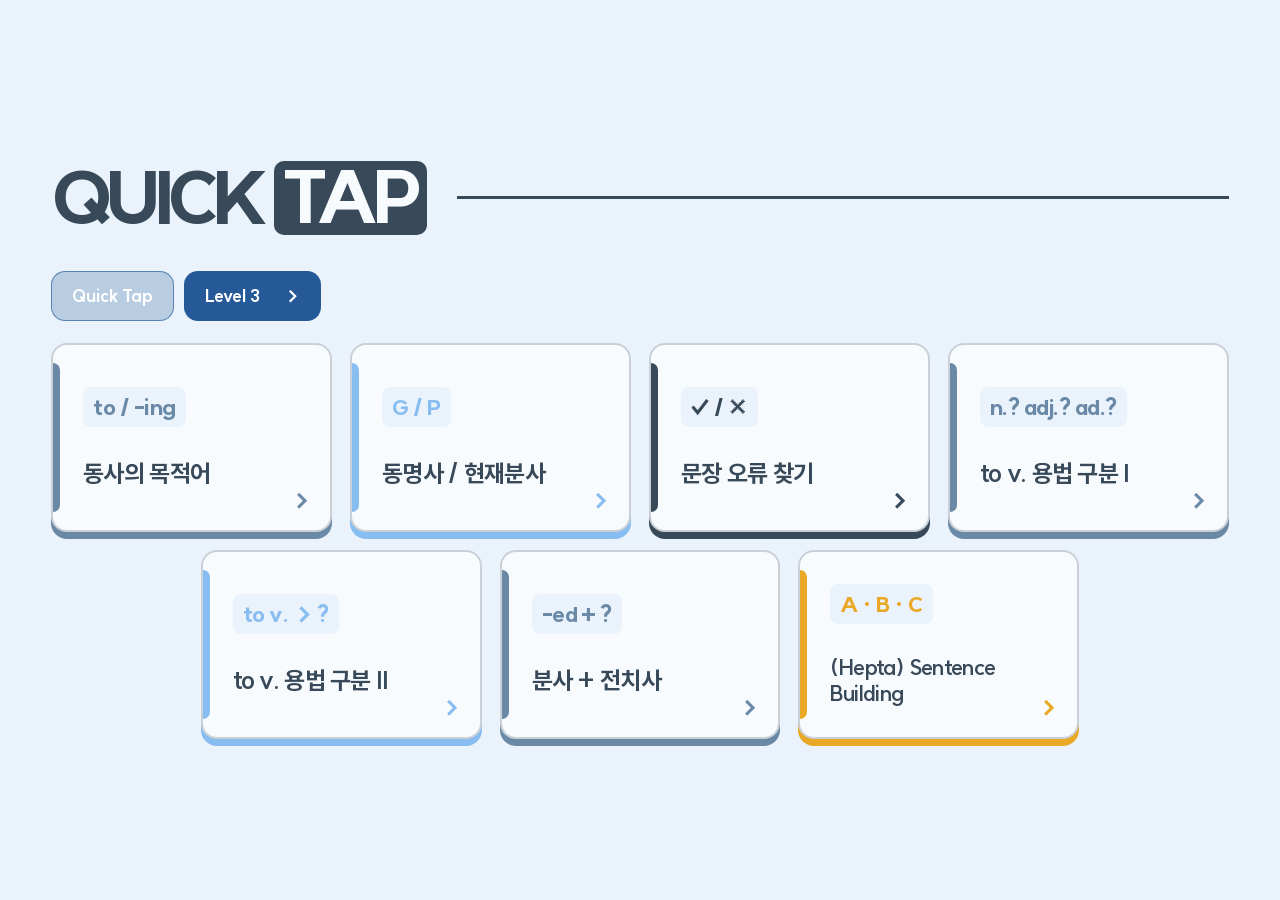
<file: index.html>
<!doctype html>
<html lang="ko">
<head>
  <meta charset="UTF-8">
  <meta name="viewport" content="width=device-width, initial-scale=1, viewport-fit=cover">
  <meta name="theme-color" content="#384959">
  <meta name="apple-mobile-web-app-capable" content="yes">
  <meta name="apple-mobile-web-app-status-bar-style" content="black-translucent">
  <meta name="apple-mobile-web-app-title" content="Quick Tap">
  <link rel="manifest" href="manifest.webmanifest">
  <link rel="icon" type="image/png" sizes="32x32" href="assets/icons/favicon-32.png">
  <link rel="apple-touch-icon" sizes="180x180" href="assets/icons/apple-touch-icon-180.png">
  <link rel="apple-touch-icon" sizes="167x167" href="assets/icons/apple-touch-icon-167.png">
  <link rel="apple-touch-icon" sizes="152x152" href="assets/icons/apple-touch-icon-152.png">
  <title>Quick Tap</title>
  <link rel="stylesheet" href="fonts.css?v=compact-1">
  <link rel="stylesheet" href="app.css?v=compact-1">
</head>
<body>
  <section class="screen welcome" id="welcome-screen" aria-labelledby="welcome-title">
    <form class="panel" id="name-form">
      <button class="icon-button welcome__back" id="back-to-activities" type="button">← Quick Tap</button>
      <p class="brand">QUICK TAP</p>
      <span class="activity-chip" id="selected-activity-label"></span>
      <h1 id="welcome-title">플레이어</h1>
      <label class="field-label" for="name-select">이름</label>
      <select class="select" id="name-select" required></select>
      <input class="text-input" id="custom-name" type="text" maxlength="20" autocomplete="name" placeholder="이름을 입력하세요" aria-label="직접 입력할 이름" hidden>
      <label class="study-option" id="study-mode-option" for="study-mode-input" hidden>
        <input id="study-mode-input" type="checkbox">
        <strong>학습 모드</strong>
      </label>
      <button class="primary-button" type="submit">시작</button>
    </form>
  </section>

  <section class="screen menu active" id="menu-screen" aria-label="Quick Tap 활동 선택">
    <div class="panel">
      <header class="menu-masthead" aria-hidden="true">
        <p class="menu-wordmark"><span>QUICK</span><span>TAP</span></p>
      </header>
      <nav class="level-navigation" aria-label="메인 메뉴"><a href="index.html" aria-current="page">Quick Tap</a><a href="level3.html">Level 3 <span>→</span></a></nav>
      <div class="activity-list">
        <button class="activity-card activity-card--prime" type="button" data-start="prime" hidden>
          <span class="activity-card__icon">2, 3, 5</span>
          <strong>소수 판별</strong>
        </button>
        <button class="activity-card activity-card--grammar" type="button" data-start="grammar">
          <span class="activity-card__icon">to / -ing</span>
          <strong>동사의 목적어</strong>
        </button>
        <button class="activity-card activity-card--ing" type="button" data-start="ing">
          <span class="activity-card__icon">G / P</span>
          <strong>동명사 / 현재분사</strong>
        </button>
        <button class="activity-card activity-card--sentence-error" id="sentence-error-start" type="button" data-start="sentence-error">
          <span class="activity-card__icon">✓ / ✕</span>
          <strong>문장 오류 찾기</strong>
        </button>
        <button class="activity-card activity-card--to-i" type="button" data-start="to-infinitive-i">
          <span class="activity-card__icon">n.? adj.? ad.?</span>
          <strong>to v. 용법 구분 I</strong>
        </button>
        <button class="activity-card activity-card--to-ii" type="button" data-start="to-infinitive-ii">
          <span class="activity-card__icon">to v. → ?</span>
          <strong>to v. 용법 구분 II</strong>
        </button>
        <button class="activity-card activity-card--preposition" id="preposition-start" type="button" data-start="participle-preposition">
          <span class="activity-card__icon">-ed + ?</span>
          <strong>분사 + 전치사</strong>
        </button>
        <button class="activity-card activity-card--hepta" type="button" data-start="sentence-building">
          <span class="activity-card__icon">A · B · C</span>
          <strong>(Hepta) Sentence Building</strong>
        </button>
      </div>
    </div>
  </section>

  <main class="screen game" id="prime-screen" aria-label="소수 판별 게임">
    <button class="choice prime-choice prime-choice--yes" type="button" data-prime-answer="prime" aria-label="소수, Prime Number">
      <span class="choice__label">소수 · Prime Number<span class="choice__hint">↑</span></span>
    </button>
    <button class="choice prime-choice prime-choice--no" type="button" data-prime-answer="not-prime" aria-label="합성수, Composite Number">
      <span class="choice__label">합성수 · Composite Number<span class="choice__hint">↓</span></span>
    </button>
    <div class="topbar">
      <button class="icon-button" type="button" data-change-player><span class="button-label--wide">← 이름 바꾸기</span><span class="button-label--short">← 이름</span></button>
      <div class="score-group">
        <div class="pill"><span class="pill__label">연속</span><span class="pill__value" id="prime-score">0</span></div>
        <div class="pill"><span class="pill__label">최고</span><span class="pill__value" id="prime-best">0</span></div>
      </div>
    </div>
    <div class="game-timer" id="prime-timer" role="timer" aria-live="off">
      <div class="game-timer__meta"><span>남은 시간</span><strong id="prime-timer-label">2.0초</strong></div>
      <div class="game-timer__track"><span class="game-timer__bar" id="prime-timer-bar"></span></div>
    </div>
    <div class="prime-divider" aria-hidden="true"></div>
    <div class="center-card number" id="number" aria-live="assertive">2</div>
    <div class="flash" id="prime-flash" aria-hidden="true"></div>
    <div class="answer-feedback" id="prime-feedback" role="status" aria-live="assertive"><strong></strong><span></span></div>
  </main>

  <main class="screen game" id="grammar-screen" aria-label="동사의 목적어 분류 게임">
    <div class="grammar-grid grammar-lines">
      <button class="choice grammar-choice" type="button" data-grammar-answer="gerund" aria-label="1번, 동명사"><kbd class="choice-key" aria-hidden="true">1</kbd><span class="choice__label">동명사</span></button>
      <button class="choice grammar-choice" type="button" data-grammar-answer="infinitive" aria-label="2번, to 부정사"><kbd class="choice-key" aria-hidden="true">2</kbd><span class="choice__label">to 부정사</span></button>
      <button class="choice grammar-choice" type="button" data-grammar-answer="both-same" aria-label="3번, 둘 다 의미 차이 없음"><kbd class="choice-key" aria-hidden="true">3</kbd><span class="choice__label">둘 다<br>(의미 차이 X)</span></button>
      <button class="choice grammar-choice" type="button" data-grammar-answer="both-different" aria-label="4번, 둘 다 의미 차이 있음"><kbd class="choice-key" aria-hidden="true">4</kbd><span class="choice__label">둘 다<br>(의미 차이 O)</span></button>
    </div>
    <div class="topbar">
      <div class="topbar__actions">
        <button class="icon-button" type="button" data-change-player><span class="button-label--wide">← 이름 바꾸기</span><span class="button-label--short">← 이름</span></button>
        <button class="icon-button study-toggle" type="button" data-study-toggle aria-pressed="false">학습 모드</button>
      </div>
      <div class="score-group">
        <div class="pill"><span class="pill__label" id="grammar-score-label">연속</span><span class="pill__value" id="grammar-score">0</span></div>
        <div class="pill"><span class="pill__label" id="grammar-best-label">최고</span><span class="pill__value" id="grammar-best">0</span></div>
      </div>
    </div>
    <div class="game-timer" id="grammar-timer" role="timer" aria-live="off">
      <div class="game-timer__meta"><span>남은 시간</span><strong id="grammar-timer-label">5.0초</strong></div>
      <div class="game-timer__track"><span class="game-timer__bar" id="grammar-timer-bar"></span></div>
    </div>
    <div class="center-card verb" id="verb" aria-live="assertive">enjoy</div>
    <div class="flash" id="grammar-flash" aria-hidden="true"></div>
    <div class="answer-feedback" id="grammar-feedback" role="status" aria-live="assertive"><strong></strong><span></span></div>
  </main>

  <main class="screen game" id="ing-screen" aria-label="동명사와 현재분사 판단 게임">
    <button class="choice ing-choice ing-choice--gerund" type="button" data-ing-answer="gerund" aria-label="동명사, Gerund">
      <span class="choice__label">동명사(Gerund)<span class="choice__hint">↑</span></span>
    </button>
    <button class="choice ing-choice ing-choice--participle" type="button" data-ing-answer="participle" aria-label="현재분사, Participle">
      <span class="choice__label">현재분사(Participle)<span class="choice__hint">↓</span></span>
    </button>
    <div class="topbar">
      <div class="topbar__actions">
        <button class="icon-button" type="button" data-change-player><span class="button-label--wide">← 이름 바꾸기</span><span class="button-label--short">← 이름</span></button>
        <button class="icon-button study-toggle" type="button" data-study-toggle aria-pressed="false">학습 모드</button>
      </div>
      <div class="score-group">
        <div class="pill"><span class="pill__label" id="ing-score-label">연속</span><span class="pill__value" id="ing-score">0</span></div>
        <div class="pill"><span class="pill__label" id="ing-best-label">최고</span><span class="pill__value" id="ing-best">0</span></div>
      </div>
    </div>
    <div class="game-timer" id="ing-timer" role="timer" aria-live="off">
      <div class="game-timer__meta"><span>남은 시간</span><strong id="ing-timer-label">7.0초</strong></div>
      <div class="game-timer__track"><span class="game-timer__bar" id="ing-timer-bar"></span></div>
    </div>
    <div class="prime-divider" aria-hidden="true"></div>
    <div class="center-card ing-sentence" id="ing-sentence" aria-live="assertive"></div>
    <div class="flash" id="ing-flash" aria-hidden="true"></div>
    <div class="answer-feedback" id="ing-feedback" role="status" aria-live="assertive"><strong></strong><span></span></div>
  </main>

  <main class="screen game" id="sentence-error-screen" aria-label="문장 오류 찾기 게임">
    <button class="choice sentence-error-choice sentence-error-choice--correct" type="button" data-sentence-error-answer="correct" aria-label="2번, 맞음"></button>
    <button class="choice sentence-error-choice sentence-error-choice--incorrect" type="button" data-sentence-error-answer="incorrect" aria-label="1번, 틀림"></button>
    <div class="topbar">
      <div class="topbar__actions">
        <button class="icon-button" type="button" data-change-player><span class="button-label--wide">← 이름 바꾸기</span><span class="button-label--short">← 이름</span></button>
        <button class="icon-button study-toggle" type="button" data-study-toggle aria-pressed="false">학습 모드</button>
      </div>
      <div class="score-group">
        <div class="pill"><span class="pill__label" id="sentence-error-score-label">연속</span><span class="pill__value" id="sentence-error-score">0</span></div>
        <div class="pill"><span class="pill__label" id="sentence-error-best-label">최고</span><span class="pill__value" id="sentence-error-best">0</span></div>
      </div>
    </div>
    <div class="game-timer" id="sentence-error-timer" role="timer" aria-live="off">
      <div class="game-timer__meta"><span>남은 시간</span><strong id="sentence-error-timer-label">10.0초</strong></div>
      <div class="game-timer__track"><span class="game-timer__bar" id="sentence-error-timer-bar"></span></div>
    </div>
    <div class="sentence-error-divider" aria-hidden="true"></div>
    <div class="sentence-error-guides" aria-hidden="true">
      <span class="sentence-error-guide sentence-error-guide__incorrect">틀림</span>
      <span class="sentence-error-guide sentence-error-guide__correct">맞음</span>
    </div>
    <div class="sentence-error-stage">
      <div class="center-card sentence-error-card" id="sentence-error-sentence" aria-live="assertive"></div>
    </div>
    <div class="sentence-error-empty" id="sentence-error-empty" hidden>
      <p>등록된 문장 오류 문제가 없습니다.</p>
      <button class="secondary-button" id="sentence-error-empty-back" type="button">활동 선택으로</button>
    </div>
    <div class="flash" id="sentence-error-flash" aria-hidden="true"></div>
    <div class="answer-feedback" id="sentence-error-feedback" role="status" aria-live="assertive"><strong></strong><span></span></div>
  </main>

  <main class="screen game radial-game radial-game--three" id="to-infinitive-i-screen" aria-label="to 부정사 용법 구분 1 게임">
    <button class="choice radial-choice radial-choice--i-noun" type="button" data-to-i-answer="noun" aria-label="1번, 명사적 용법">
      <span class="radial-choice__label"><kbd>1</kbd><strong>명사적</strong><small>n.</small></span>
    </button>
    <button class="choice radial-choice radial-choice--i-adjective" type="button" data-to-i-answer="adjective" aria-label="2번, 형용사적 용법">
      <span class="radial-choice__label"><kbd>2</kbd><strong>형용사적</strong><small>adj.</small></span>
    </button>
    <button class="choice radial-choice radial-choice--i-adverb" type="button" data-to-i-answer="adverb" aria-label="3번, 부사적 용법">
      <span class="radial-choice__label"><kbd>3</kbd><strong>부사적</strong><small>ad.</small></span>
    </button>
    <svg class="radial-seams" viewBox="0 0 100 100" preserveAspectRatio="none" aria-hidden="true" focusable="false">
      <line x1="50" y1="52" x2="0" y2="0"></line>
      <line x1="50" y1="52" x2="100" y2="0"></line>
      <line x1="50" y1="52" x2="50" y2="100"></line>
    </svg>
    <div class="topbar">
      <div class="topbar__actions">
        <button class="icon-button" type="button" data-change-player><span class="button-label--wide">← 이름 바꾸기</span><span class="button-label--short">← 이름</span></button>
        <button class="icon-button study-toggle" type="button" data-study-toggle aria-pressed="false">학습 모드</button>
      </div>
      <div class="score-group">
        <div class="pill"><span class="pill__label" id="to-i-score-label">연속</span><span class="pill__value" id="to-i-score">0</span></div>
        <div class="pill"><span class="pill__label" id="to-i-best-label">최고</span><span class="pill__value" id="to-i-best">0</span></div>
      </div>
    </div>
    <div class="game-timer radial-timer" id="to-i-timer" role="timer" aria-live="off">
      <div class="game-timer__meta"><span>남은 시간</span><strong id="to-i-timer-label">10.0초</strong></div>
      <div class="game-timer__track"><span class="game-timer__bar" id="to-i-timer-bar"></span></div>
    </div>
    <div class="center-card to-infinitive-sentence" id="to-i-sentence" aria-live="assertive"></div>
    <div class="flash" id="to-i-flash" aria-hidden="true"></div>
    <div class="answer-feedback" id="to-i-feedback" role="status" aria-live="assertive"><strong></strong><span></span></div>
  </main>

  <main class="screen game radial-game radial-game--six" id="to-infinitive-ii-screen" aria-label="to 부정사 용법 구분 2 게임">
    <button class="choice radial-choice radial-choice--ii-purpose" type="button" data-to-ii-answer="purpose" aria-label="1번, 목적">
      <span class="radial-choice__label"><kbd>1</kbd><strong>목적</strong><small>...하기 위해서</small></span>
    </button>
    <button class="choice radial-choice radial-choice--ii-emotion" type="button" data-to-ii-answer="emotion" aria-label="2번, 감정의 원인">
      <span class="radial-choice__label"><kbd>2</kbd><strong>감정의 원인</strong><small>...해서</small></span>
    </button>
    <button class="choice radial-choice radial-choice--ii-judgment" type="button" data-to-ii-answer="judgment" aria-label="3번, 판단의 근거">
      <span class="radial-choice__label"><kbd>3</kbd><strong>판단의 근거</strong><small>...하다니</small></span>
    </button>
    <button class="choice radial-choice radial-choice--ii-result" type="button" data-to-ii-answer="result" aria-label="4번, 결과">
      <span class="radial-choice__label"><kbd>4</kbd><strong>결과</strong><small>결국 ...하게 되다</small></span>
    </button>
    <button class="choice radial-choice radial-choice--ii-adjective" type="button" data-to-ii-answer="adjective-modifier" aria-label="5번, 형용사 수식">
      <span class="radial-choice__label"><kbd>5</kbd><strong>형용사 수식</strong><small>...하기에</small></span>
    </button>
    <button class="choice radial-choice radial-choice--ii-condition" type="button" data-to-ii-answer="condition" aria-label="6번, 조건">
      <span class="radial-choice__label"><kbd>6</kbd><strong>조건</strong><small>...한다면</small></span>
    </button>
    <svg class="radial-seams" viewBox="0 0 100 100" preserveAspectRatio="none" aria-hidden="true" focusable="false">
      <line x1="50" y1="52" x2="20" y2="0"></line>
      <line x1="50" y1="52" x2="80" y2="0"></line>
      <line x1="50" y1="52" x2="100" y2="60"></line>
      <line x1="50" y1="52" x2="50" y2="100"></line>
      <line x1="50" y1="52" x2="0" y2="60"></line>
      <line x1="50" y1="52" x2="0" y2="0"></line>
    </svg>
    <div class="topbar">
      <div class="topbar__actions">
        <button class="icon-button" type="button" data-change-player><span class="button-label--wide">← 이름 바꾸기</span><span class="button-label--short">← 이름</span></button>
        <button class="icon-button study-toggle" type="button" data-study-toggle aria-pressed="false">학습 모드</button>
      </div>
      <div class="score-group">
        <div class="pill"><span class="pill__label" id="to-ii-score-label">연속</span><span class="pill__value" id="to-ii-score">0</span></div>
        <div class="pill"><span class="pill__label" id="to-ii-best-label">최고</span><span class="pill__value" id="to-ii-best">0</span></div>
      </div>
    </div>
    <div class="game-timer radial-timer" id="to-ii-timer" role="timer" aria-live="off">
      <div class="game-timer__meta"><span>남은 시간</span><strong id="to-ii-timer-label">15.0초</strong></div>
      <div class="game-timer__track"><span class="game-timer__bar" id="to-ii-timer-bar"></span></div>
    </div>
    <div class="center-card to-infinitive-sentence" id="to-ii-sentence" aria-live="assertive"></div>
    <div class="flash" id="to-ii-flash" aria-hidden="true"></div>
    <div class="answer-feedback" id="to-ii-feedback" role="status" aria-live="assertive"><strong></strong><span></span></div>
  </main>

  <main class="screen game sentence-builder" id="sentence-building-screen" aria-label="Hepta 문장 만들기 게임">
    <div class="topbar">
      <div class="topbar__actions">
        <button class="icon-button" type="button" data-change-player><span class="button-label--wide">← 이름 바꾸기</span><span class="button-label--short">← 이름</span></button>
        <button class="icon-button study-toggle" type="button" data-study-toggle aria-pressed="false">학습 모드</button>
      </div>
      <div class="score-group">
        <div class="pill"><span class="pill__label" id="builder-score-label">연속</span><span class="pill__value" id="builder-score">0</span></div>
        <div class="pill"><span class="pill__label" id="builder-best-label">최고</span><span class="pill__value" id="builder-best">0</span></div>
      </div>
    </div>
    <div class="game-timer builder-timer" id="builder-timer" role="timer" aria-live="off">
      <div class="game-timer__meta"><span>남은 시간</span><strong id="builder-timer-label">15.0초</strong></div>
      <div class="game-timer__track"><span class="game-timer__bar" id="builder-timer-bar"></span></div>
    </div>
    <div class="builder-stage">
      <section class="builder-board" data-size="standard" aria-label="문장 만들기 판">
        <div class="builder-answer" id="builder-answer" aria-live="polite"></div>
        <div class="builder-bank" id="builder-bank"></div>
      </section>
      <div class="builder-actions">
        <button class="builder-action" id="builder-undo" type="button" aria-label="하나 되돌리기" title="하나 되돌리기" disabled>↶</button>
        <button class="builder-action builder-action--reset" id="builder-reset" type="button" aria-label="처음부터" title="처음부터" disabled>↺</button>
      </div>
    </div>
    <div class="flash" id="builder-flash" aria-hidden="true"></div>
    <div class="answer-feedback" id="builder-feedback" role="status" aria-live="assertive"><strong></strong><span></span></div>
    <audio id="builder-bgm" src="assets/audio/hepta-bg.mp3" preload="none" loop></audio>
    <audio id="builder-bgm-intense" src="assets/audio/hepta-rising-dread.mp3" preload="none" loop></audio>
  </main>

  <main class="screen game preposition-game" id="participle-preposition-screen" aria-label="분사와 전치사 조합 연습">
    <div class="preposition-choices preposition-lines" id="preposition-choices" aria-label="전치사 선택지">
      <button class="choice preposition-choice" type="button"><kbd>1</kbd><span></span></button>
      <button class="choice preposition-choice" type="button"><kbd>2</kbd><span></span></button>
      <button class="choice preposition-choice" type="button"><kbd>3</kbd><span></span></button>
      <button class="choice preposition-choice" type="button"><kbd>4</kbd><span></span></button>
    </div>
    <div class="topbar">
      <div class="topbar__actions">
        <button class="icon-button" type="button" data-change-player><span class="button-label--wide">← 이름 바꾸기</span><span class="button-label--short">← 이름</span></button>
        <button class="icon-button study-toggle" type="button" data-study-toggle aria-pressed="false">학습 모드</button>
      </div>
      <div class="score-group">
        <div class="pill"><span class="pill__label" id="preposition-score-label">연속</span><span class="pill__value" id="preposition-score">0</span></div>
        <div class="pill"><span class="pill__label" id="preposition-best-label">최고</span><span class="pill__value" id="preposition-best">0</span></div>
      </div>
    </div>
    <div class="game-timer" id="preposition-timer" role="timer" aria-live="off">
      <div class="game-timer__meta"><span>남은 시간</span><strong id="preposition-timer-label">10.0초</strong></div>
      <div class="game-timer__track"><span class="game-timer__bar" id="preposition-timer-bar"></span></div>
    </div>
    <div class="center-card preposition-question-card">
      <div class="preposition-sentence" id="preposition-sentence" aria-live="assertive"></div>
    </div>
    <div class="flash" id="preposition-flash" aria-hidden="true"></div>
    <div class="answer-feedback preposition-feedback" id="preposition-feedback" role="status" aria-live="assertive"><strong></strong><span></span></div>
  </main>

  <div class="streak-celebration" id="streak-celebration" role="status" aria-live="polite" aria-atomic="true">
    <div class="streak-celebration__message">
      <strong id="streak-celebration-score"></strong>
    </div>
    <div class="streak-celebration__particles" id="streak-celebration-particles" aria-hidden="true"></div>
  </div>

  <section class="modal" id="info-modal" role="dialog" aria-modal="true" aria-labelledby="info-title">
    <div class="modal__card">
      <p class="modal__eyebrow info">USAGE NOTE</p>
      <h2 id="info-title">기억해 두세요</h2>
      <p class="modal__message" id="info-message"></p>
      <label class="info-dismiss" for="hide-word-note">
        <input id="hide-word-note" type="checkbox">
        <span>이 단어에 대한 설명을 이 라운드 동안 띄우지 않음</span>
      </label>
      <button class="primary-button" id="info-continue" type="button">계속하기</button>
    </div>
  </section>

  <section class="modal" id="study-explanation-modal" role="dialog" aria-modal="true" aria-labelledby="study-explanation-title">
    <div class="modal__card">
      <div class="study-explanation-toolbar">
        <strong id="study-explanation-title">오답 해설</strong>
        <div class="study-explanation-actions">
          <button class="secondary-button" type="button" data-change-player aria-keyshortcuts="C">플레이어 바꾸기<kbd class="button-shortcut" aria-hidden="true">C</kbd></button>
          <button class="primary-button" type="button" data-restart-activity aria-keyshortcuts="R">다시 시작<kbd class="button-shortcut" aria-hidden="true">R</kbd></button>
        </div>
      </div>
      <div class="study-explanation-scroll">
        <div class="modal__message" id="study-explanation-message"></div>
        <button class="primary-button" id="study-explanation-continue" type="button">다음 문제</button>
      </div>
    </div>
  </section>

  <section class="modal" id="result-modal" role="dialog" aria-modal="true" aria-labelledby="result-title">
    <div class="modal__card">
      <div class="result-modal__header">
        <div class="result-player-toolbar">
          <button class="secondary-button" id="change-result-player" type="button" aria-keyshortcuts="C">플레이어 바꾸기<kbd class="button-shortcut" aria-hidden="true">C</kbd></button>
          <button class="primary-button" id="restart" type="button" aria-keyshortcuts="R">다시 시작<kbd class="button-shortcut" aria-hidden="true">R</kbd></button>
        </div>
        <p class="modal__eyebrow">ROUND OVER</p>
        <h2 id="result-title">아쉬워요!</h2>
      </div>
      <div class="result-scroll-content" id="result-scroll-content">
        <div class="modal__message" id="result-message"></div>
        <div class="stats">
          <div class="stat"><span>이번 기록</span><strong id="final-score">0</strong></div>
          <div class="stat"><span>나의 최고 기록</span><strong id="final-best">0</strong></div>
        </div>
        <div class="leaderboard">
          <div class="leaderboard__title"><h3 id="leaderboard-title">리더보드</h3></div>
          <ol class="leaderboard__list" id="leaderboard-list"></ol>
        </div>
        <div class="result-footer-actions">
          <button class="link-button" id="result-back-menu" type="button">다른 활동 고르기</button>
          <button class="link-button" id="reset-leaderboard" type="button">이 활동 리더보드 초기화</button>
        </div>
      </div>
    </div>
  </section>

  <script src="ing-data.js"></script>
  <script src="sentence-error-data.js"></script>
  <script src="to-infinitive-data.js?v=compact-1"></script>
  <script src="sentence-building-data.js"></script>
  <script src="participle-preposition-data.js"></script>
  <script src="audio.js?v=flow-1"></script>
  <script src="practice-core.js?v=compact-1"></script>
  <script src="app.js?v=flow-1"></script>
</body>
</html>
</file>
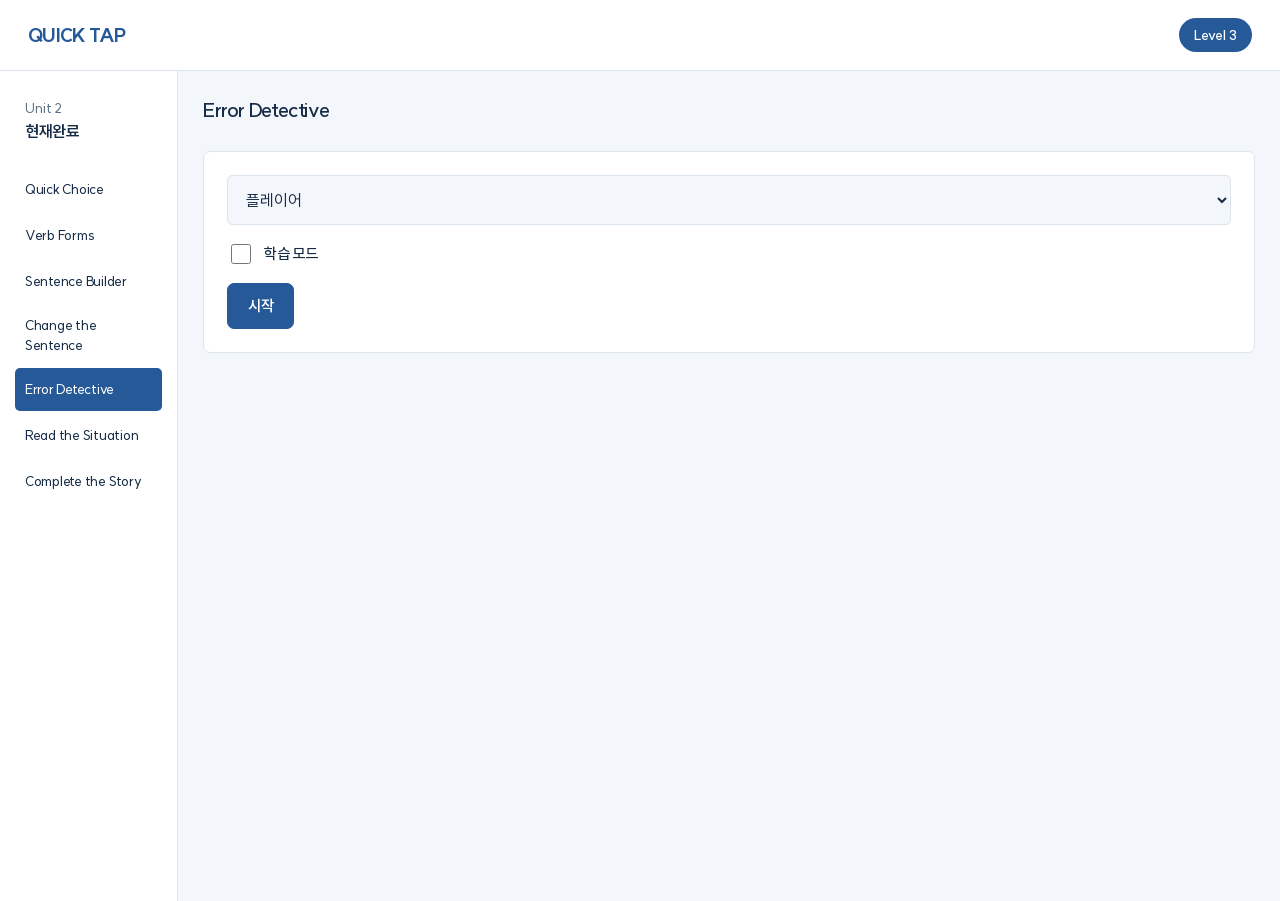
<file: level3.html>
<!doctype html>
<html lang="ko">
<head>
<meta charset="utf-8"><meta name="viewport" content="width=device-width, initial-scale=1, viewport-fit=cover">
<meta name="theme-color" content="#255998"><title>Level 3 · Quick Tap</title>
<link rel="icon" href="assets/icons/favicon-32.png"><link rel="stylesheet" href="fonts.css?v=compact-1"><link rel="stylesheet" href="level3.css?v=flow-1">
<script defer src="audio.js?v=flow-1"></script><script defer src="practice-core.js?v=compact-1"></script><script defer src="level3-data.js?v=compact-1"></script><script defer src="level3.js?v=flow-1"></script>
</head>
<body>
<header class="site-header"><a class="wordmark" href="index.html">QUICK TAP</a><nav aria-label="메인 메뉴"><a href="level3.html" aria-current="page">Level 3</a></nav></header>
<div class="level-workspace">
<aside class="level-sidebar"><h2 class="unit-title"><span>Unit 2</span>현재완료</h2><nav id="level3-nav" aria-label="Level 3"></nav></aside>
<main id="app"></main>
</div>

</body></html>
</file>
<file: fonts.css>
@font-face { font-family: 'SUIT'; font-style: normal; font-weight: 400; font-display: swap; src: url('assets/fonts/SUIT-Regular.woff2') format('woff2'); }
@font-face { font-family: 'SUIT'; font-style: normal; font-weight: 500; font-display: swap; src: url('assets/fonts/SUIT-Medium.woff2') format('woff2'); }
@font-face { font-family: 'SUIT'; font-style: normal; font-weight: 600; font-display: swap; src: url('assets/fonts/SUIT-SemiBold.woff2') format('woff2'); }
@font-face { font-family: 'SUIT'; font-style: normal; font-weight: 700; font-display: swap; src: url('assets/fonts/SUIT-Bold.woff2') format('woff2'); }
@font-face { font-family: 'SUIT'; font-style: normal; font-weight: 800; font-display: swap; src: url('assets/fonts/SUIT-ExtraBold.woff2') format('woff2'); }
@font-face { font-family: 'SUIT'; font-style: normal; font-weight: 900; font-display: swap; src: url('assets/fonts/SUIT-Heavy.woff2') format('woff2'); }
</file>
<file: app.css>
:root {
  color-scheme: dark;
  font-family: SUIT, sans-serif;
  background: #111318;
  color: #f7f8fa;
  font-synthesis: none;
  text-rendering: optimizeLegibility;
  -webkit-tap-highlight-color: transparent;
}

* { box-sizing: border-box; }
html, body { width: 100%; height: 100%; margin: 0; overflow: hidden; overscroll-behavior: none; }
body { min-height: 100dvh; background: #111318; touch-action: manipulation; user-select: none; -webkit-user-select: none; -webkit-touch-callout: none; -webkit-font-smoothing: antialiased; }
button, input, select { font: inherit; }
button { color: inherit; touch-action: manipulation; }
[hidden] { display: none !important; }

.screen { position: absolute; inset: 0; min-height: 100dvh; }
.screen:not(.active) { display: none; }

.topbar {
  position: absolute;
  z-index: 8;
  top: calc(env(safe-area-inset-top) + 16px);
  left: 16px;
  right: 16px;
  display: flex;
  align-items: center;
  justify-content: space-between;
  gap: 10px;
  pointer-events: none;
}

.topbar > * { min-width: 0; pointer-events: auto; }
.icon-button, .pill {
  min-height: 42px;
  border: 1px solid rgba(255,255,255,.18);
  border-radius: 999px;
  background: rgba(17,19,24,.76);
  backdrop-filter: blur(10px);
  -webkit-backdrop-filter: blur(10px);
  color: #fff;
}
.icon-button { padding: 0 15px; cursor: pointer; font-size: .82rem; font-weight: 850; white-space: nowrap; transition: border-color 150ms ease, background 150ms ease, transform 100ms ease; }
.pill { display: flex; align-items: baseline; gap: 7px; padding: 9px 13px; }
.pill__label { color: rgba(255,255,255,.68); font-size: .66rem; font-weight: 850; letter-spacing: .06em; }
.pill__value { font-size: 1.02rem; font-weight: 850; font-variant-numeric: tabular-nums; }
.score-group { display: flex; min-width: 0; gap: 7px; }
.topbar__actions { display: flex; min-width: 0; align-items: center; gap: 7px; }
.button-label--short { display: none; }
.study-toggle[aria-pressed="true"] {
  border-color: rgba(123,240,191,.62);
  background: rgba(26,91,72,.9);
  color: #a9f8d7;
}
.game.study-mode .game-timer { display: none; }

.welcome, .menu {
  display: grid;
  place-items: center;
  padding: calc(env(safe-area-inset-top) + 26px) 22px calc(env(safe-area-inset-bottom) + 26px);
  overflow-y: auto;
  background:
    radial-gradient(circle at 18% 18%, rgba(75,205,168,.13), transparent 34%),
    radial-gradient(circle at 86% 78%, rgba(168,120,255,.12), transparent 34%),
    #111318;
}

.panel { width: min(100%, 520px); min-width: 0; }
.menu .panel { width: min(100%, 1080px); min-width: 0; }
.welcome__back {
  width: auto;
  margin: 0 0 24px;
  border-color: rgba(255,255,255,.16);
  background: #22262e;
}
.brand { margin: 0 0 10px; color: #7bf0bf; font-size: .74rem; font-weight: 900; letter-spacing: .17em; }
.welcome h1 { margin: 0; font-size: clamp(2.1rem, 9vw, 3.7rem); line-height: 1.04; letter-spacing: -.055em; }
.field-label { display: block; margin: 0 0 9px; color: rgba(255,255,255,.72); font-size: .82rem; font-weight: 800; }
.select, .text-input {
  width: 100%;
  height: 56px;
  padding: 0 16px;
  border: 1px solid rgba(255,255,255,.14);
  border-radius: 16px;
  outline: 0;
  background: #1b1e25;
  color: #fff;
}
.select:focus, .text-input:focus { border-color: #7bf0bf; box-shadow: 0 0 0 3px rgba(123,240,191,.12); }
.text-input { margin-top: 10px; user-select: text; -webkit-user-select: text; }
.study-option {
  display: flex;
  align-items: flex-start;
  gap: 12px;
  margin-top: 14px;
  padding: 15px 16px;
  border: 1px solid rgba(123,240,191,.25);
  border-radius: 16px;
  background: rgba(34,76,64,.34);
  cursor: pointer;
}
.study-option input { flex: 0 0 auto; width: 21px; height: 21px; margin: 2px 0 0; accent-color: #7bf0bf; }
.study-option strong { display: block; color: #a9f8d7; font-size: .94rem; }
.primary-button, .secondary-button, .danger-button {
  width: 100%;
  min-height: 54px;
  border: 0;
  border-radius: 16px;
  cursor: pointer;
  font-weight: 850;
}
.primary-button { margin-top: 16px; background: #f3f5f7; color: #111318; }
.secondary-button { border: 1px solid rgba(255,255,255,.14); background: #262a32; color: #fff; }
.danger-button { border: 1px solid rgba(255,105,120,.27); background: rgba(255,73,91,.1); color: #ff9ba5; }
.primary-button, .secondary-button, .danger-button { transition: filter 150ms ease, border-color 150ms ease, transform 100ms ease; }
.primary-button:active, .secondary-button:active, .icon-button:active, .activity-card:active { transform: scale(.975); }
button:focus-visible, input:focus-visible, select:focus-visible { outline: 3px solid #7bf0bf; outline-offset: 3px; }

.activity-chip { display: inline-flex; margin-bottom: 18px; padding: 9px 13px; border-radius: 999px; background: #22262e; color: #7bf0bf; font-size: clamp(.78rem, 1.45vmin, 1rem); font-weight: 850; }
.activity-list { display: grid; min-width: 0; grid-template-columns: repeat(auto-fit, minmax(220px, 1fr)); gap: 12px; }
.activity-card {
  position: relative;
  width: 100%;
  min-width: 0;
  min-height: 170px;
  overflow: hidden;
  padding: 22px 50px 22px 22px;
  border: 1px solid rgba(255,255,255,.12);
  border-radius: 24px;
  text-align: left;
  cursor: pointer;
  transition: filter 160ms ease, border-color 160ms ease, transform 120ms ease, box-shadow 160ms ease;
}
.activity-card::after { content: "→"; position: absolute; right: 19px; bottom: 17px; color: rgba(255,255,255,.55); font-size: 1.25rem; font-weight: 900; transition: transform 160ms ease, color 160ms ease; }
.activity-card--prime { background: linear-gradient(155deg, #226c5e, #163d36); }
.activity-card--grammar { background: linear-gradient(155deg, #7250a5, #3d2d58); }
.activity-card--ing { background: linear-gradient(155deg, #a45848, #55312c); }
.activity-card--sentence-error { background: linear-gradient(155deg, #3d6f91, #243c59); }
.activity-card:disabled { cursor: not-allowed; filter: grayscale(.65) brightness(.72); }
.activity-card__icon { display: block; margin-bottom: 28px; color: rgba(255,255,255,.96); font-size: clamp(2rem, 4vmin, 3rem); font-weight: 500; letter-spacing: -.04em; }
.activity-card strong { display: block; font-size: clamp(1.35rem, 2.8vmin, 2rem); letter-spacing: -.03em; }

.game { overflow: hidden; }
.choice { position: absolute; border: 0; cursor: pointer; transition: filter 100ms ease, box-shadow 120ms ease; }
.choice:active { filter: brightness(1.17); }
.choice__label { font-weight: 850; letter-spacing: -.02em; text-align: center; }
.choice__hint { display: block; margin-top: 7px; color: rgba(255,255,255,.7); font-size: clamp(.68rem, 1.45vmin, 1rem); font-weight: 800; letter-spacing: .08em; }

.prime-choice { left: 0; width: 100%; height: 50%; color: rgba(255,255,255,.92); }
.prime-choice--yes { top: 0; padding-top: 100px; background: linear-gradient(160deg, #226c5e, #17483f); }
.prime-choice--no { bottom: 0; padding-bottom: 72px; background: linear-gradient(160deg, #473346, #2d222e); }
.prime-choice--yes .choice__label { position: absolute; top: calc(env(safe-area-inset-top) + 142px); left: 0; width: 100%; }
.prime-choice--no .choice__label {
  position: absolute;
  bottom: calc(env(safe-area-inset-bottom) + 38px);
  left: 0;
  display: flex;
  flex-direction: column;
  align-items: center;
  width: 100%;
}
.prime-choice--no .choice__hint { order: -1; margin: 0 0 7px; }
.prime-choice .choice__label { font-size: clamp(1.08rem, calc(2.4vmin + .5rem), 2.25rem); }
.prime-divider { position: absolute; z-index: 2; top: 50%; left: 7%; width: 86%; height: 1px; background: rgba(255,255,255,.14); pointer-events: none; }

.ing-choice { left: 0; width: 100%; height: 50%; color: rgba(255,255,255,.92); }
.ing-choice--gerund { top: 0; background: linear-gradient(160deg, #9b5747, #63372f); }
.ing-choice--participle { bottom: 0; background: linear-gradient(160deg, #315e76, #263f57); }
.ing-choice--gerund .choice__label { position: absolute; top: calc(env(safe-area-inset-top) + 142px); left: 0; width: 100%; }
.ing-choice--participle .choice__label {
  position: absolute;
  bottom: calc(env(safe-area-inset-bottom) + 38px);
  left: 0;
  display: flex;
  flex-direction: column;
  align-items: center;
  width: 100%;
}
.ing-choice--participle .choice__hint { order: -1; margin: 0 0 7px; }
.ing-choice .choice__label { font-size: clamp(1.08rem, calc(2.4vmin + .5rem), 2.25rem); }
.sentence-error-choice { left: 0; width: 100%; height: 50%; color: rgba(255,255,255,.94); }
.sentence-error-choice--incorrect { top: 0; background: linear-gradient(160deg, #824657, #4d2c39); }
.sentence-error-choice--correct { bottom: 0; background: linear-gradient(160deg, #226c5e, #17483f); }
.sentence-error-stage {
  position: absolute;
  z-index: 19;
  top: 50%;
  left: 50%;
  display: grid;
  justify-items: center;
  width: min(88vw, 980px);
  pointer-events: none;
  transform: translate(-50%, -50%);
}
.sentence-error-guides {
  position: absolute;
  z-index: 18;
  inset: 0;
  pointer-events: none;
}
.sentence-error-guide {
  position: absolute;
  left: 50%;
  display: inline-flex;
  flex-direction: column;
  align-items: center;
  justify-content: center;
  gap: 5px;
  color: #fff;
  font-size: clamp(.92rem, 2vmin, 1.15rem);
  font-weight: 850;
  letter-spacing: -.02em;
  white-space: nowrap;
}
.sentence-error-guide::before,
.sentence-error-guide::after {
  font-size: .82em;
  font-weight: 900;
  line-height: 1;
}
.sentence-error-guide__incorrect::after { content: "↑"; }
.sentence-error-guide__correct::before { content: "↓"; }
.sentence-error-guide__incorrect {
  top: calc(env(safe-area-inset-top) + 142px);
  transform: translateX(-50%);
}
.sentence-error-guide__correct {
  bottom: calc(env(safe-area-inset-bottom) + 38px);
  transform: translateX(-50%);
}
.sentence-error-divider { position: absolute; z-index: 2; top: 50%; left: 7%; width: 86%; height: 1px; background: rgba(255,255,255,.16); pointer-events: none; }
.ing-sentence {
  width: min(88vw, 920px);
  min-width: 0;
  max-height: min(38dvh, 330px);
  overflow: hidden;
  padding: clamp(22px, 4vmin, 38px) clamp(24px, 5vw, 60px);
  font-family: "Avenir Next", "Trebuchet MS", Arial, sans-serif;
  font-size: clamp(1.55rem, calc(3.25vmin + .55rem), 3.35rem);
  font-weight: 700;
  line-height: 1.4;
  letter-spacing: -.025em;
  text-wrap: balance;
}
.sentence-error-stage .sentence-error-card {
  position: relative;
  top: auto;
  left: auto;
  width: 100%;
  min-width: 0;
  max-height: min(48dvh, 460px);
  overflow: hidden;
  padding: clamp(24px, 4.5vmin, 44px) clamp(22px, 5vw, 64px);
  font-family: "Avenir Next", "Trebuchet MS", Arial, sans-serif;
  font-size: clamp(2.15rem, calc(4.5vmin + .75rem), 5.2rem);
  font-weight: 750;
  line-height: 1.28;
  letter-spacing: -.025em;
  overflow-wrap: anywhere;
  text-wrap: balance;
  transform: none;
}
.sentence-error-stage .sentence-error-card.pop { animation: sentence-error-pop 170ms ease-out; }
@keyframes sentence-error-pop {
  0% { opacity: .25; transform: scale(.9); }
  100% { opacity: 1; transform: scale(1); }
}
.sentence-error-empty {
  position: absolute;
  z-index: 22;
  inset: 0;
  display: grid;
  place-content: center;
  gap: 16px;
  padding: 30px;
  background: #111318;
  text-align: center;
}
.sentence-error-empty p { margin: 0; font-size: clamp(1.2rem, 3vmin, 1.7rem); font-weight: 800; }
.sentence-error-empty .secondary-button { width: auto; padding-inline: 24px; }
.marked-ing {
  color: #fff1a8;
  font-weight: 950;
  text-decoration-line: underline;
  text-decoration-thickness: .13em;
  text-underline-offset: .24em;
  text-decoration-color: #ffcb5c;
  text-decoration-skip-ink: none;
}

.game-timer {
  position: absolute;
  z-index: 9;
  top: calc(env(safe-area-inset-top) + 72px);
  left: 50%;
  width: min(48vw, 360px);
  transform: translateX(-50%);
  pointer-events: none;
}
.game-timer__meta { display: flex; justify-content: space-between; margin-bottom: 6px; color: rgba(255,255,255,.72); font-size: clamp(.67rem, 1.35vmin, .88rem); font-weight: 850; }
.game-timer__track { height: clamp(7px, 1vmin, 11px); overflow: hidden; border: 1px solid rgba(255,255,255,.16); border-radius: 999px; background: rgba(17,19,24,.54); }
.game-timer__bar { display: block; width: 100%; height: 100%; border-radius: inherit; background: #7bf0bf; transform-origin: left center; }
.game-timer.urgent .game-timer__bar { background: #ff6575; }

.center-card {
  position: absolute;
  z-index: 19;
  top: 50%;
  left: 50%;
  min-width: min(56vw, 230px);
  padding: 18px 28px 20px;
  border: 1px solid rgba(255,255,255,.18);
  border-radius: 24px;
  background: rgba(17,19,24,.94);
  box-shadow: 0 18px 50px rgba(0,0,0,.35);
  transform: translate(-50%,-50%);
  text-align: center;
  pointer-events: none;
}
.number { font-size: clamp(4.5rem, 24vw, 7.5rem); font-weight: 850; line-height: .9; letter-spacing: -.07em; font-variant-numeric: tabular-nums; }
.verb { min-width: min(62vw, 300px); padding-block: 22px 24px; font-size: clamp(2.4rem, 12vw, 4.6rem); font-weight: 850; line-height: 1; letter-spacing: -.055em; }
.center-card.pop { animation: pop 170ms ease-out; }
@keyframes pop { 0% { opacity: .25; transform: translate(-50%,-50%) scale(.83); } 100% { opacity: 1; transform: translate(-50%,-50%) scale(1); } }

.grammar-grid { position: absolute; inset: 0; display: grid; grid-template-columns: 1fr 1fr; grid-template-rows: 1fr 1fr; }
.grammar-choice { position: relative; width: 100%; height: 100%; padding: 140px 12px 40px; color: rgba(255,255,255,.9); }
.grammar-choice:nth-child(1) { background: #205f55; }
.grammar-choice:nth-child(2) { background: #4e3d70; }
.grammar-choice:nth-child(3) { padding-top: 70px; background: #644530; }
.grammar-choice:nth-child(4) { padding-top: 70px; background: #3a526d; }
.grammar-choice .choice__label { display: block; margin: auto; max-width: clamp(180px, 30vw, 350px); font-size: clamp(1.08rem, calc(2.4vmin + .55rem), 2.3rem); line-height: 1.22; }
.choice-key {
  position: absolute;
  z-index: 3;
  display: grid;
  place-items: center;
  width: clamp(42px, 6.2vmin, 58px);
  aspect-ratio: 1;
  border: 2px solid rgba(255,255,255,.4);
  border-radius: 14px;
  background: rgba(17,19,24,.72);
  box-shadow: 0 8px 20px rgba(0,0,0,.22);
  color: #fff;
  font-family: inherit;
  font-size: clamp(1.2rem, 3vmin, 1.75rem);
  font-weight: 900;
  line-height: 1;
}
.grammar-choice:nth-child(1) .choice-key, .grammar-choice:nth-child(2) .choice-key { top: calc(env(safe-area-inset-top) + 76px); }
.grammar-choice:nth-child(3) .choice-key, .grammar-choice:nth-child(4) .choice-key {
  top: auto;
  bottom: calc(env(safe-area-inset-bottom) + 18px);
}
.grammar-choice:nth-child(odd) .choice-key { left: 18px; }
.grammar-choice:nth-child(even) .choice-key { right: 18px; }
.grammar-lines::before, .grammar-lines::after { content: ""; position: absolute; z-index: 2; background: rgba(255,255,255,.16); pointer-events: none; }
.grammar-lines::before { top: 7%; bottom: 7%; left: 50%; width: 1px; }
.grammar-lines::after { top: 50%; left: 5%; right: 5%; height: 1px; }

.flash { position: absolute; z-index: 12; inset: 0; opacity: 0; pointer-events: none; }
.flash.correct { animation: correct 240ms ease-out; }
.flash.wrong { animation: wrong 340ms ease-out; }
@keyframes correct { 0% { opacity: .55; box-shadow: inset 0 0 0 8px #BDDDFC; } 100% { opacity: 0; box-shadow: inset 0 0 0 0 #BDDDFC; } }
@keyframes wrong { 0%,45% { opacity: .65; background: rgba(255,73,91,.48); } 100% { opacity: 0; } }

.choice.answer-correct { z-index: 4; filter: brightness(1.24); box-shadow: inset 0 0 0 clamp(6px, .9vmin, 11px) #8affcf; }
.choice.answer-wrong { z-index: 4; filter: brightness(.8); box-shadow: inset 0 0 0 clamp(6px, .9vmin, 11px) #ff5264; }
.answer-feedback {
  position: absolute;
  z-index: 20;
  top: calc(50% - clamp(112px, 14vmin, 160px));
  left: 50%;
  min-width: min(68vw, 400px);
  padding: clamp(13px, 2vmin, 20px) clamp(22px, 3.5vmin, 36px);
  border: 3px solid transparent;
  border-radius: 24px;
  box-shadow: 0 18px 60px rgba(0,0,0,.45);
  opacity: 0;
  transform: translate(-50%,-50%) scale(.78);
  text-align: center;
  pointer-events: none;
}
.answer-feedback.show { animation: feedback-pop 650ms ease-out both; }
.answer-feedback.correct { border-color: #8affcf; background: rgba(14,77,58,.97); color: #dffff2; }
.answer-feedback.wrong { border-color: #ff6575; background: rgba(110,23,35,.97); color: #fff0f2; }
.answer-feedback strong { display: block; font-size: clamp(1.45rem, 3.8vmin, 2.35rem); line-height: 1.05; }
.answer-feedback span { display: block; margin-top: 7px; font-size: clamp(.78rem, 1.8vmin, 1.05rem); font-weight: 750; }
@keyframes feedback-pop {
  0% { opacity: 0; transform: translate(-50%,-50%) scale(.78); }
  18%,78% { opacity: 1; transform: translate(-50%,-50%) scale(1); }
  100% { opacity: 0; transform: translate(-50%,-50%) scale(1.04); }
}

.streak-celebration {
  position: absolute;
  z-index: 25;
  inset: 0;
  overflow: hidden;
  visibility: hidden;
  pointer-events: none;
}
.streak-celebration.show { visibility: visible; }
.streak-celebration::before {
  content: "";
  position: absolute;
  inset: 0;
  background: radial-gradient(circle at 50% 24%, rgba(255,223,100,.28), transparent 48%);
  opacity: 0;
}
.streak-celebration.show::before { animation: streak-glow 1.4s ease-out both; }
.streak-celebration.major::before {
  background:
    radial-gradient(circle at 50% 28%, rgba(255,241,157,.46), transparent 38%),
    radial-gradient(circle at 50% 50%, rgba(123,240,191,.18), transparent 68%);
  animation-duration: 2s;
}
.streak-celebration__message {
  position: absolute;
  z-index: 2;
  top: 24%;
  left: 50%;
  min-width: min(38vw, 260px);
  padding: 18px 28px;
  border: 2px solid rgba(255,255,255,.5);
  border-radius: 999px;
  background: rgba(17,19,24,.9);
  box-shadow: 0 16px 50px rgba(0,0,0,.38), 0 0 34px rgba(255,216,90,.3);
  opacity: 0;
  transform: translate(-50%,-50%) scale(.65);
  text-align: center;
}
.streak-celebration__message::before {
  content: "";
  position: absolute;
  top: 50%;
  left: 50%;
  width: 80px;
  aspect-ratio: 1;
  border: 4px solid rgba(255,226,116,.82);
  border-radius: 50%;
  opacity: 0;
  transform: translate(-50%,-50%) scale(.45);
}
.streak-celebration.show .streak-celebration__message { animation: streak-message 1.4s ease-out both; }
.streak-celebration.show .streak-celebration__message::before { animation: streak-ring 1.05s ease-out both; }
.streak-celebration__message strong {
  display: block;
  color: #fff4ae;
  font-size: clamp(2rem, 7vmin, 4.2rem);
  font-weight: 950;
  line-height: 1;
  letter-spacing: -.05em;
  text-shadow: 0 4px 20px rgba(255,198,52,.45);
}
.streak-celebration.major .streak-celebration__message {
  min-width: min(54vw, 420px);
  padding: 24px 36px;
  border-width: 4px;
  box-shadow: 0 22px 80px rgba(0,0,0,.5), 0 0 70px rgba(255,216,90,.58);
}
.streak-celebration.major .streak-celebration__message strong { font-size: clamp(3.1rem, 10vmin, 6.7rem); }
.streak-celebration.major.show .streak-celebration__message { animation-duration: 2s; }
.streak-celebration.major.show .streak-celebration__message::before { animation-duration: 1.5s; }
.streak-celebration__particles { position: absolute; inset: 0; }
.confetti-piece {
  position: absolute;
  top: var(--start-y);
  left: var(--start-x);
  width: var(--piece-width);
  height: var(--piece-height);
  border-radius: 3px;
  background: var(--color);
  box-shadow: 0 0 9px color-mix(in srgb, var(--color) 72%, transparent);
  opacity: 0;
  transform: translate(-50%,-50%) rotate(0deg) scale(.35);
}
.streak-celebration.show .confetti-piece {
  animation: confetti-burst var(--duration) cubic-bezier(.12,.72,.23,1) var(--delay) both;
}
@keyframes streak-message {
  0% { opacity: 0; transform: translate(-50%,-50%) scale(.65); }
  16%,72% { opacity: 1; transform: translate(-50%,-50%) scale(1); }
  82% { opacity: 1; transform: translate(-50%,-50%) scale(1.04); }
  100% { opacity: 0; transform: translate(-50%,-50%) scale(.96); }
}
@keyframes streak-ring {
  0% { opacity: .95; transform: translate(-50%,-50%) scale(.35); }
  100% { opacity: 0; transform: translate(-50%,-50%) scale(5.8); }
}
@keyframes streak-glow {
  0% { opacity: 0; }
  14%,48% { opacity: 1; }
  100% { opacity: 0; }
}
@keyframes confetti-burst {
  0% { opacity: 0; transform: translate(-50%,-50%) rotate(0deg) scale(.35); }
  8% { opacity: 1; }
  58% { opacity: 1; transform: translate(calc(-50% + var(--x-mid)), calc(-50% + var(--y-mid))) rotate(var(--spin-mid)) scale(1); }
  100% { opacity: 0; transform: translate(calc(-50% + var(--x-end)), calc(-50% + var(--y-end))) rotate(var(--spin-end)) scale(.72); }
}

.modal {
  position: absolute;
  z-index: 30;
  inset: 0;
  display: grid;
  place-items: center;
  padding: 22px;
  background: rgba(9,10,13,.84);
  backdrop-filter: blur(14px);
  -webkit-backdrop-filter: blur(14px);
  opacity: 0;
  visibility: hidden;
  transition: opacity 180ms ease, visibility 0s linear 180ms;
}
.modal.show {
  opacity: 1;
  visibility: visible;
  transition-delay: 0s;
}
.modal__card { width: min(100%, 420px); max-height: calc(100dvh - 44px); overflow-y: auto; padding: 28px 22px 22px; border: 1px solid rgba(255,255,255,.16); border-radius: 27px; background: #191c22; box-shadow: 0 24px 70px rgba(0,0,0,.48); text-align: center; }
.modal__eyebrow { margin: 0 0 9px; color: #ff8793; font-size: .75rem; font-weight: 900; letter-spacing: .13em; }
.modal__eyebrow.info { color: #7bf0bf; }
.modal h2 { margin: 0; overflow-wrap: anywhere; font-size: 2rem; letter-spacing: -.04em; text-wrap: balance; }
.modal__message { margin: 12px 0 20px; color: rgba(255,255,255,.7); font-size: .94rem; line-height: 1.65; white-space: pre-line; }
#result-modal .modal__card,
#study-explanation-modal .modal__card {
  display: flex;
  flex-direction: column;
  overflow: hidden;
  overscroll-behavior: contain;
}
.result-modal__header,
.study-explanation-toolbar { flex: 0 0 auto; }
.result-scroll-content,
.study-explanation-scroll {
  min-height: 0;
  overflow-y: auto;
  overscroll-behavior: contain;
  scrollbar-gutter: stable;
}
.result-player-toolbar {
  display: flex;
  justify-content: space-between;
  gap: 8px;
  margin: -8px 0 16px;
}
.study-explanation-toolbar {
  display: flex;
  align-items: center;
  justify-content: space-between;
  flex-wrap: wrap;
  gap: 12px;
  margin-bottom: 14px;
  text-align: left;
}
.study-explanation-toolbar strong {
  color: #ffcb5c;
  font-size: 1rem;
  font-weight: 900;
  letter-spacing: -.02em;
}
.study-explanation-actions { display: flex; gap: 8px; margin-left: auto; }
.result-player-toolbar .secondary-button,
.result-player-toolbar .primary-button,
.study-explanation-toolbar .secondary-button,
.study-explanation-toolbar .primary-button {
  width: auto;
  min-height: 44px;
  margin-top: 0;
  padding: 0 17px;
  border-radius: 999px;
  font-size: .84rem;
}
.button-shortcut {
  display: inline-grid;
  place-items: center;
  min-width: 25px;
  height: 25px;
  margin-left: 8px;
  padding: 0 6px;
  border: 1px solid rgba(255,255,255,.25);
  border-radius: 7px;
  background: rgba(17,19,24,.48);
  color: #fff;
  font-family: inherit;
  font-size: .72rem;
  font-weight: 900;
  line-height: 1;
  vertical-align: middle;
}
.primary-button .button-shortcut { border-color: rgba(17,19,24,.22); background: rgba(17,19,24,.1); color: #111318; }
.stats { display: grid; grid-template-columns: 1fr 1fr; gap: 9px; margin-bottom: 18px; }
.stat { padding: 14px; border-radius: 15px; background: #22262e; }
.stat span { display: block; color: rgba(255,255,255,.65); font-size: .72rem; }
.stat strong { display: block; margin-top: 4px; font-size: 1.55rem; }
.leaderboard { margin: 0 0 16px; text-align: left; }
.leaderboard__title { display: flex; align-items: center; justify-content: space-between; margin-bottom: 8px; }
.leaderboard h3 { margin: 0; font-size: .88rem; }
.leaderboard__list {
  max-height: min(34dvh, 340px);
  margin: 0;
  padding: 0;
  overflow-x: hidden;
  overflow-y: auto;
  overscroll-behavior: contain;
  scrollbar-gutter: stable;
  list-style: none;
  border-radius: 14px;
  background: #22262e;
}
.leaderboard__row { display: grid; grid-template-columns: 30px 1fr auto; gap: 8px; padding: 11px 13px; border-bottom: 1px solid rgba(255,255,255,.06); font-size: .88rem; }
.leaderboard__row:last-child { border-bottom: 0; }
.leaderboard__row.current { background: rgba(123,240,191,.07); color: #8ff3cb; }
.leaderboard__rank { color: rgba(255,255,255,.45); font-variant-numeric: tabular-nums; }
.leaderboard__score { font-weight: 850; font-variant-numeric: tabular-nums; }
.leaderboard__empty { padding: 15px; color: rgba(255,255,255,.45); text-align: center; font-size: .8rem; }
.ing-result { display: grid; gap: 8px; text-align: left; }
.ing-result__answer {
  padding: 11px 15px;
  border: 2px solid rgba(123,240,191,.4);
  border-radius: 15px;
  background: rgba(35,83,67,.5);
  color: #b7ffdf;
  font-size: clamp(1.05rem, 2.2vmin, 1.35rem);
  font-weight: 900;
  text-align: center;
}
.ing-result__section { padding: 13px 16px; border-radius: 13px; background: #22262e; }
.ing-result__label { display: block; margin-bottom: 5px; color: rgba(255,255,255,.66); font-size: clamp(.78rem, 1.45vmin, .94rem); font-weight: 900; letter-spacing: .08em; }
.ing-result__sentence {
  color: #fff;
  font-family: "Avenir Next", "Trebuchet MS", Arial, sans-serif;
  font-size: clamp(1.2rem, 2.65vmin, 1.65rem);
  font-weight: 750;
  line-height: 1.4;
}
.ing-result__translation { color: rgba(255,255,255,.95); font-size: clamp(1.18rem, 2.5vmin, 1.55rem); font-weight: 700; line-height: 1.42; }
.ing-result__grammar { color: rgba(255,255,255,.94); font-size: clamp(1.15rem, 2.35vmin, 1.45rem); font-weight: 800; line-height: 1.42; }
.ing-grammar-focus { color: #fff1a8; font-weight: 950; }
.ing-grammar-answer {
  display: inline-block;
  padding: .03em .35em .08em;
  border: 1px solid rgba(123,240,191,.42);
  border-radius: .42em;
  background: rgba(35,83,67,.5);
  color: #b7ffdf;
  font-weight: 950;
}
.ing-meaning-emphasis {
  color: #fff1a8;
  font-weight: 950;
  text-decoration-line: underline;
  text-decoration-thickness: .12em;
  text-underline-offset: .2em;
  text-decoration-color: #ffcb5c;
  text-decoration-skip-ink: none;
}
.sentence-error-result { display: grid; gap: 9px; text-align: left; }
.sentence-error-result__answer {
  padding: 12px 16px;
  border: 2px solid rgba(123,240,191,.42);
  border-radius: 15px;
  background: rgba(35,83,67,.5);
  color: #b7ffdf;
  font-size: clamp(1rem, 2.15vmin, 1.35rem);
  font-weight: 900;
  text-align: center;
}
.sentence-error-result__section { padding: 14px 16px; border-radius: 13px; background: #22262e; }
.sentence-error-result__label { display: block; margin-bottom: 7px; color: rgba(255,255,255,.68); font-size: clamp(.76rem, 1.4vmin, .92rem); font-weight: 900; letter-spacing: .06em; }
.sentence-diff {
  color: #fff;
  font-family: "Avenir Next", "Trebuchet MS", Arial, sans-serif;
  font-size: clamp(1.12rem, 2.5vmin, 1.55rem);
  font-weight: 750;
  line-height: 1.5;
}
.sentence-diff__delete {
  padding: 0 .08em;
  color: #ff9ba8;
  font-weight: 900;
  text-decoration-thickness: .12em;
  text-decoration-color: #ff6575;
}
.sentence-diff__insert {
  padding: 0 .1em .04em;
  border-bottom: .12em solid #7bf0bf;
  background: rgba(55,139,108,.2);
  color: #a9f8d7;
  font-weight: 950;
  text-decoration: none;
}
.sentence-change-list { display: flex; flex-wrap: wrap; gap: 7px; }
.sentence-change-chip {
  display: inline-flex;
  padding: 7px 10px;
  border: 1px solid rgba(255,203,92,.3);
  border-radius: 999px;
  background: rgba(91,72,31,.28);
  color: #fff1a8;
  font-size: clamp(.82rem, 1.7vmin, 1rem);
  font-weight: 850;
  line-height: 1.35;
}
.sentence-error-result__text { color: rgba(255,255,255,.95); font-size: clamp(1.02rem, 2.2vmin, 1.32rem); font-weight: 700; line-height: 1.55; }
.link-button { min-height: 44px; margin-top: 8px; border: 0; background: transparent; color: rgba(255,255,255,.62); cursor: pointer; font-size: .8rem; text-decoration: underline; text-underline-offset: 3px; }
.info-dismiss {
  display: flex;
  align-items: flex-start;
  gap: 10px;
  margin: 0 0 18px;
  padding: 13px 14px;
  border-radius: 14px;
  background: #22262e;
  color: rgba(255,255,255,.76);
  text-align: left;
  font-size: .84rem;
  line-height: 1.45;
  cursor: pointer;
  user-select: none;
}
.info-dismiss input { flex: 0 0 auto; width: 19px; height: 19px; margin: 1px 0 0; accent-color: #7bf0bf; }
#info-modal .modal__card, #study-explanation-modal .modal__card, #result-modal .modal__card { width: min(100%, 560px); padding: 34px 28px 26px; }
#study-explanation-modal .modal__card { padding: 20px; }
#info-modal h2, #result-modal h2 { font-size: clamp(2.2rem, 6vmin, 2.8rem); }
#info-modal .modal__message, #study-explanation-modal .modal__message, #result-modal .modal__message {
  margin: 18px 0 22px;
  padding: 18px 20px;
  border-radius: 16px;
  background: #22262e;
  color: rgba(255,255,255,.95);
  font-size: clamp(1.12rem, 2.6vmin, 1.35rem);
  font-weight: 650;
  line-height: 1.75;
  text-align: left;
}
#study-explanation-modal .modal__message { margin: 0 0 12px; }
#result-modal #result-message.has-rich-explanation,
#study-explanation-modal #study-explanation-message.has-rich-explanation { padding: 0; background: transparent; }
.modal__message, .sentence-error-card { user-select: text; -webkit-user-select: text; }
.achievement-result {
  margin: 0 0 12px;
  padding: 15px 18px;
  border: 2px solid #E9A826;
  border-radius: 14px;
  background: #FFF4C7;
  color: var(--ink);
  font-size: clamp(1.15rem, 2.7vmin, 1.45rem);
  font-weight: 900;
  line-height: 1.4;
  text-align: center;
}
.result-text-summary { margin: 0; }
.has-rich-explanation .result-text-summary { padding: 18px 20px; border-radius: 16px; background: var(--paper); color: var(--ink); }
.result-footer-actions { display: flex; flex-wrap: wrap; justify-content: center; gap: 4px 16px; }
#study-explanation-modal .primary-button { margin-top: 0; }

@media (hover: hover) {
  .activity-card:hover { border-color: rgba(255,255,255,.26); filter: brightness(1.08); box-shadow: 0 16px 38px rgba(0,0,0,.2); transform: translateY(-2px); }
  .activity-card:hover::after { color: #fff; transform: translateX(3px); }
  .icon-button:hover, .secondary-button:hover { border-color: rgba(255,255,255,.32); filter: brightness(1.1); }
  .primary-button:hover { filter: brightness(.93); }
  .link-button:hover { color: rgba(255,255,255,.85); }
}

@media (max-width: 390px) {
  .activity-card { min-height: 150px; }
  .activity-card__icon { margin-bottom: 20px; }
}
@media (max-width: 700px) {
  .menu { place-items: start center; }
  .activity-list { grid-template-columns: 1fr; }
  .activity-card { min-height: 145px; padding: 20px 50px 20px 22px; }
  .activity-card__icon { margin-bottom: 18px; }
}
@media (min-width: 600px), (orientation: landscape) {
  .sentence-error-choice { top: 0; bottom: auto; width: 50%; height: 100%; }
  .sentence-error-choice--incorrect { left: 0; }
  .sentence-error-choice--correct { right: 0; left: auto; }
  .sentence-error-divider { top: 7%; bottom: 7%; left: 50%; width: 1px; height: auto; }
  .sentence-error-guide__incorrect,
  .sentence-error-guide__correct {
    top: 28%;
    bottom: auto;
    flex-direction: row;
    transform: translate(-50%, -50%);
  }
  .sentence-error-guide__incorrect { left: 25%; }
  .sentence-error-guide__correct { left: 75%; }
  .sentence-error-guide__incorrect::before { content: "←"; }
  .sentence-error-guide__incorrect::after { content: none; }
  .sentence-error-guide__correct::before { content: none; }
  .sentence-error-guide__correct::after { content: "→"; }
}
@media (max-width: 480px) {
  .topbar { left: 10px; right: 10px; gap: 7px; }
  .icon-button { min-height: 38px; padding: 0 11px; font-size: .74rem; }
  .topbar__actions { gap: 5px; }
  .topbar__actions .icon-button { padding-inline: 9px; }
  .pill { min-height: 38px; gap: 5px; padding: 7px 10px; }
  .pill__label { font-size: .58rem; }
  .pill__value { font-size: .94rem; }
  .score-group { gap: 5px; }
  .game-timer { width: min(46vw, 200px); }
  .result-player-toolbar .secondary-button,
  .result-player-toolbar .primary-button,
  .study-explanation-toolbar .secondary-button,
  .study-explanation-toolbar .primary-button { min-height: 44px; padding-inline: 13px; font-size: .78rem; }
}
@media (max-width: 360px) {
  .topbar { left: 6px; right: 6px; gap: 4px; }
  .topbar__actions, .score-group { gap: 4px; }
  .icon-button { min-height: 42px; padding-inline: 8px; font-size: .68rem; }
  .pill { min-height: 42px; gap: 3px; padding: 6px 7px; }
  .pill__label { font-size: .53rem; letter-spacing: 0; }
  .pill__value { font-size: .88rem; }
  .button-label--wide { display: none; }
  .button-label--short { display: inline; }
}
@media (orientation: landscape) and (max-height: 600px) {
  .topbar { top: calc(env(safe-area-inset-top) + 8px); }
  .game-timer { top: calc(env(safe-area-inset-top) + 54px); width: min(34vw, 260px); }
  .grammar-choice { padding-top: 88px; }
  .grammar-choice:nth-child(3), .grammar-choice:nth-child(4) { padding-top: 42px; }
  .modal__card { padding-top: 22px; padding-bottom: 18px; }
  .answer-feedback {
    top: 50%;
    left: calc(50% + min(31vw, 320px));
    min-width: min(30vw, 250px);
    padding: 12px 16px;
  }
  .grammar-choice:nth-child(1) .choice-key, .grammar-choice:nth-child(2) .choice-key { top: calc(env(safe-area-inset-top) + 56px); }
  .grammar-choice:nth-child(3) .choice-key, .grammar-choice:nth-child(4) .choice-key {
    top: auto;
    bottom: calc(env(safe-area-inset-bottom) + 10px);
  }
  .ing-choice--gerund .choice__label { top: calc(env(safe-area-inset-top) + 112px); }
  .ing-choice--participle .choice__label { bottom: calc(env(safe-area-inset-bottom) + 24px); }
  .ing-sentence { max-height: 34dvh; padding: 16px 30px; font-size: clamp(1.3rem, 4.1vmin, 2.3rem); }
  .sentence-error-stage .sentence-error-card { max-height: 46dvh; padding: 16px 30px; font-size: clamp(1.9rem, calc(5.2vmin + .5rem), 3.3rem); }
  .streak-celebration__message { top: 50%; left: 18%; min-width: min(31vw, 250px); padding: 12px 18px 14px; }
  .streak-celebration.major .streak-celebration__message { min-width: min(38vw, 340px); padding: 15px 22px 18px; }
}
@media (min-width: 768px) and (min-height: 600px) {
  #info-modal .modal__card, #study-explanation-modal .modal__card, #result-modal .modal__card { width: min(100%, 720px); padding: 48px 50px 40px; border-radius: 34px; }
  #study-explanation-modal .modal__card { padding: 28px; }
  #info-modal .modal__eyebrow, #result-modal .modal__eyebrow { margin-bottom: 15px; font-size: 1rem; }
  #info-modal h2, #result-modal h2 { font-size: 3.2rem; }
  #info-modal .modal__message, #study-explanation-modal .modal__message, #result-modal .modal__message { margin: 22px 0 30px; padding: 24px 26px; font-size: 1.5rem; line-height: 1.8; }
  #study-explanation-modal .modal__message { margin: 0 0 16px; }
  #info-modal .info-dismiss { padding: 18px 20px; font-size: 1.08rem; }
  #info-modal .info-dismiss input { width: 23px; height: 23px; }
  #info-modal .primary-button, #study-explanation-modal .primary-button { min-height: 66px; font-size: 1.15rem; }
}
@media (prefers-reduced-motion: reduce) {
  .streak-celebration.show .streak-celebration__message { opacity: 1; transform: translate(-50%,-50%) scale(1); animation: none !important; }
  .streak-celebration::before, .streak-celebration__message::before { display: none; }
  .streak-celebration.show .confetti-piece {
    opacity: .92;
    animation: none !important;
    transform:
      translate(calc(-50% + var(--x-mid)), calc(-50% + var(--y-mid)))
      rotate(var(--spin-mid))
      scale(1);
  }
  *,*::before,*::after { animation-duration: 1ms !important; transition-duration: 1ms !important; }
}

/* Flat palette theme */
:root {
  color-scheme: light;
  --ink: #384959;
  --steel: #6A89A7;
  --powder: #BDDDFC;
  --sky: #88BDF2;
  --paper: #F8FBFE;
  --surface: #EAF3FB;
  --line: #6A89A7;
  --danger: #B85F6C;
  --success: #537E72;
  background: var(--powder);
  color: var(--ink);
}

body { background: var(--powder); color: var(--ink); }
.welcome, .menu { background: var(--powder); }

.welcome .panel {
  padding: clamp(24px, 5vw, 34px);
  border: 2px solid var(--ink);
  border-radius: 20px;
  background: var(--paper);
}

.brand { color: var(--steel); }
.field-label { color: var(--ink); }
.activity-chip {
  border: 1px solid var(--steel);
  border-radius: 9px;
  background: var(--surface);
  color: var(--ink);
}

.select, .text-input {
  border: 2px solid var(--steel);
  border-radius: 12px;
  background: #fff;
  color: var(--ink);
}
.select:focus, .text-input:focus {
  border-color: var(--ink);
  box-shadow: 0 0 0 3px rgba(136,189,242,.45);
}
.study-option {
  border: 1px solid var(--steel);
  border-radius: 12px;
  background: var(--surface);
  color: var(--ink);
}
.study-option input, .info-dismiss input { accent-color: var(--steel); }
.study-option strong { color: var(--ink); }

.primary-button, .secondary-button, .danger-button {
  border-radius: 12px;
  box-shadow: none;
}
.primary-button { background: var(--ink); color: #fff; }
.secondary-button {
  border: 2px solid var(--steel);
  background: var(--paper);
  color: var(--ink);
}
.danger-button {
  border: 2px solid var(--danger);
  background: var(--paper);
  color: var(--danger);
}
button:focus-visible, input:focus-visible, select:focus-visible {
  outline-color: var(--ink);
}

.activity-list { gap: 14px; }
.activity-card {
  border: 2px solid var(--ink);
  border-radius: 18px;
  box-shadow: none;
}
.activity-card--prime { background: var(--steel); color: #fff; }
.activity-card--grammar { background: var(--powder); color: var(--ink); }
.activity-card--ing { background: var(--sky); color: var(--ink); }
.activity-card--sentence-error { background: var(--ink); color: #fff; }
.activity-card__icon, .activity-card::after { color: inherit; }

.icon-button, .pill {
  border: 2px solid var(--ink);
  border-radius: 12px;
  background: var(--paper);
  color: var(--ink);
  box-shadow: none;
  backdrop-filter: none;
  -webkit-backdrop-filter: none;
}
.pill__label { color: var(--steel); }
.study-toggle[aria-pressed="true"] {
  border-color: var(--ink);
  background: var(--sky);
  color: var(--ink);
}

.prime-choice--yes, .ing-choice--gerund, .sentence-error-choice--incorrect {
  background: var(--steel);
  color: #fff;
}
.prime-choice--no, .ing-choice--participle, .sentence-error-choice--correct {
  background: var(--sky);
  color: var(--ink);
}
.choice__hint { color: currentColor; opacity: .72; }
.prime-divider, .sentence-error-divider,
.grammar-lines::before, .grammar-lines::after {
  background: rgba(56,73,89,.4);
}

.grammar-choice:nth-child(1) { background: var(--steel); color: #fff; }
.grammar-choice:nth-child(2) { background: var(--powder); color: var(--ink); }
.grammar-choice:nth-child(3) { background: var(--sky); color: var(--ink); }
.grammar-choice:nth-child(4) { background: var(--ink); color: #fff; }
.choice-key {
  border: 2px solid currentColor;
  border-radius: 10px;
  background: var(--paper);
  box-shadow: none;
  color: var(--ink);
}

.game-timer {
  padding: 7px 9px 9px;
  border: 2px solid var(--ink);
  border-radius: 12px;
  background: var(--paper);
}
.game-timer__meta { color: var(--ink); }
.game-timer__track {
  border: 1px solid var(--steel);
  background: var(--powder);
}
.game-timer__bar { background: var(--steel); }
.game-timer.urgent .game-timer__bar { background: var(--danger); }

.center-card, .sentence-error-stage .sentence-error-card {
  border: 3px solid var(--ink);
  border-radius: 16px;
  background: var(--paper);
  box-shadow: none;
  color: var(--ink);
}
.sentence-error-guide {
  padding: 0;
  border: 0;
  border-radius: 0;
  background: transparent;
  box-shadow: none;
}
.sentence-error-guide__incorrect { color: #fff; }
.sentence-error-guide__correct { color: var(--ink); }
.sentence-error-empty { background: var(--powder); color: var(--ink); }
.marked-ing, .ing-meaning-emphasis {
  padding-inline: .08em;
  background: var(--powder);
  color: var(--ink);
  text-decoration-color: var(--steel);
}

.answer-feedback {
  border-radius: 14px;
  box-shadow: none;
}
.answer-feedback.correct {
  border-color: var(--success);
  background: var(--paper);
  color: var(--success);
}
.answer-feedback.wrong {
  border-color: var(--danger);
  background: var(--paper);
  color: var(--danger);
}
.choice.answer-correct {
  filter: none;
  box-shadow: inset 0 0 0 clamp(6px, .9vmin, 11px) var(--paper);
}
.choice.answer-wrong {
  filter: brightness(.88);
  box-shadow: inset 0 0 0 clamp(6px, .9vmin, 11px) var(--danger);
}

.streak-celebration::before,
.streak-celebration__message::before { display: none; }
.streak-celebration__message,
.streak-celebration.major .streak-celebration__message {
  border: 3px solid var(--sky);
  border-radius: 16px;
  background: var(--paper);
  box-shadow: none;
}
.streak-celebration__message strong {
  color: var(--ink);
  text-shadow: none;
}
.confetti-piece { box-shadow: none; }

.modal {
  background: rgba(56,73,89,.78);
  backdrop-filter: none;
  -webkit-backdrop-filter: none;
}
.modal__card {
  border: 3px solid var(--ink);
  border-radius: 20px;
  background: var(--paper);
  box-shadow: none;
  color: var(--ink);
}
.modal__eyebrow, .modal__eyebrow.info { color: var(--steel); }
.modal__message { color: var(--ink); }
.study-explanation-toolbar strong { color: var(--ink); }
.button-shortcut {
  border-color: var(--steel);
  background: var(--surface);
  color: var(--ink);
}
.primary-button .button-shortcut {
  border-color: var(--powder);
  background: transparent;
  color: #fff;
}
.stat { background: var(--surface); }
.stat span { color: var(--steel); }

.leaderboard__list {
  border: 1px solid var(--steel);
  background: #fff;
}
.leaderboard__row {
  border-bottom-color: var(--powder);
  color: var(--ink);
}
.leaderboard__row.current {
  background: var(--powder);
  color: var(--ink);
}
.leaderboard__rank, .leaderboard__empty { color: var(--steel); }

.ing-result__answer, .sentence-error-result__answer {
  border-color: var(--steel);
  background: var(--powder);
  color: var(--ink);
}
.ing-result__section, .sentence-error-result__section,
.info-dismiss,
#info-modal .modal__message,
#study-explanation-modal .modal__message,
#result-modal .modal__message {
  background: var(--surface);
  color: var(--ink);
}
.ing-result__label, .sentence-error-result__label { color: var(--steel); }
.ing-result__sentence, .ing-result__translation, .ing-result__grammar,
.sentence-diff, .sentence-error-result__text { color: var(--ink); }
.ing-grammar-focus { color: var(--ink); }
.ing-grammar-answer {
  border-color: var(--steel);
  background: var(--powder);
  color: var(--ink);
}
.sentence-diff__delete {
  color: #D9273E;
  font-weight: 950;
  text-decoration-line: line-through;
  text-decoration-thickness: .14em;
  text-decoration-color: #D9273E;
}
.sentence-diff__insert {
  border-bottom-color: #337BB5;
  background: #DCEEFF;
  color: var(--ink);
  font-weight: 950;
}
.sentence-change-chip {
  border-color: var(--steel);
  background: var(--powder);
  color: var(--ink);
}
.round-over-answer {
  display: inline-block;
  margin-left: .25em;
  font-size: .42em;
  font-weight: 900;
  letter-spacing: -.02em;
  vertical-align: middle;
  white-space: nowrap;
}
.link-button { color: var(--steel); }

@media (hover: hover) {
  .activity-card:hover {
    border-color: var(--ink);
    filter: brightness(1.03);
    box-shadow: none;
  }
  .icon-button:hover, .secondary-button:hover {
    border-color: var(--ink);
    filter: none;
    background: var(--powder);
  }
  .primary-button:hover { filter: brightness(1.08); }
  .link-button:hover { color: var(--ink); }
}

/* to-infinitive radial activities */
.activity-card--to-i { background: #557B98; color: #fff; }
.activity-card--to-ii { background: #A9CFF0; color: var(--ink); }
.activity-card--preposition { background: var(--steel); color: #fff; }
.activity-card--hepta { background: #F5C84C; color: var(--ink); }
.activity-card--to-i .activity-card__icon,
.activity-card--to-ii .activity-card__icon,
.activity-card--preposition .activity-card__icon,
.activity-card--hepta .activity-card__icon {
  font-size: clamp(1.55rem, 3.2vmin, 2.45rem);
  font-weight: 800;
  letter-spacing: -.025em;
}

.preposition-game { background: var(--surface); }
.preposition-choices {
  position: absolute;
  inset: 0;
  display: grid;
  grid-template-columns: 1fr 1fr;
  grid-template-rows: 1fr 1fr;
}
.preposition-choice {
  position: relative;
  display: grid;
  place-items: center;
  width: 100%;
  height: 100%;
  padding: 32px 18px;
  border: 0;
  border-radius: 0;
  background: var(--steel);
  color: #fff;
  box-shadow: none;
  font-size: clamp(1.8rem, 7vmin, 4rem);
  font-weight: 900;
}
.preposition-choice:nth-child(2) { background: var(--powder); color: var(--ink); }
.preposition-choice:nth-child(3) { background: var(--sky); color: var(--ink); }
.preposition-choice:nth-child(4) { background: var(--ink); color: #fff; }
.preposition-choice kbd {
  position: absolute;
  z-index: 3;
  display: grid;
  place-items: center;
  width: clamp(36px, 5.5vmin, 52px);
  aspect-ratio: 1;
  border: 2px solid var(--ink);
  border-radius: 11px;
  background: var(--paper);
  color: var(--ink);
  font-family: inherit;
  font-size: clamp(.9rem, 2.4vmin, 1.25rem);
}
.preposition-choice:nth-child(1) kbd { top: calc(env(safe-area-inset-top) + 76px); left: 18px; }
.preposition-choice:nth-child(2) kbd { top: calc(env(safe-area-inset-top) + 76px); right: 18px; }
.preposition-choice:nth-child(3) kbd { bottom: calc(env(safe-area-inset-bottom) + 18px); left: 18px; }
.preposition-choice:nth-child(4) kbd { right: 18px; bottom: calc(env(safe-area-inset-bottom) + 18px); }
.preposition-lines::before,
.preposition-lines::after {
  content: "";
  position: absolute;
  z-index: 2;
  background: var(--ink);
  pointer-events: none;
}
.preposition-lines::before { top: 5%; bottom: 5%; left: 50%; width: 2px; }
.preposition-lines::after { top: 50%; right: 5%; left: 5%; height: 2px; }
.preposition-question-card {
  width: min(82vw, 720px);
  min-width: 0;
  padding: clamp(18px, 3.8vmin, 34px) clamp(20px, 4.8vmin, 46px);
}
.preposition-sentence {
  color: var(--ink);
  font-size: clamp(1.35rem, 4.6vmin, 2.8rem);
  font-weight: 850;
  line-height: 1.28;
  letter-spacing: -.035em;
  text-wrap: balance;
}
.preposition-choice.answer-correct { box-shadow: inset 0 0 0 7px var(--success); }
.preposition-choice.answer-wrong { box-shadow: inset 0 0 0 7px var(--danger); }
.preposition-feedback { top: calc(50% - clamp(112px, 14vmin, 160px)); }
.preposition-feedback.show { animation-duration: 1000ms; }

@media (max-width: 480px) {
  .preposition-question-card { width: min(88vw, 720px); padding-inline: 18px; }
  .preposition-choice:nth-child(1) kbd { left: 10px; }
  .preposition-choice:nth-child(2) kbd { right: 10px; }
  .preposition-choice:nth-child(3) kbd { left: 10px; }
  .preposition-choice:nth-child(4) kbd { right: 10px; }
}

@media (orientation: landscape) and (max-height: 600px) {
  .preposition-question-card { width: min(62vw, 640px); padding-block: 14px; }
}

.radial-game { background: var(--powder); isolation: isolate; }
.radial-choice {
  inset: 0;
  width: 100%;
  height: 100%;
  padding: 0;
  color: var(--ink);
}
.radial-choice--i-noun { clip-path: polygon(50% 52%, 0 0, 100% 0); background: var(--steel); color: #fff; }
.radial-choice--i-adjective { clip-path: polygon(50% 52%, 100% 0, 100% 100%, 50% 100%); background: var(--sky); }
.radial-choice--i-adverb { clip-path: polygon(50% 52%, 50% 100%, 0 100%, 0 0); background: var(--powder); }

.radial-choice--ii-purpose { clip-path: polygon(50% 52%, 0 0, 50% 0); background: var(--steel); color: #fff; }
.radial-choice--ii-emotion { clip-path: polygon(50% 52%, 50% 0, 100% 0); background: var(--sky); }
.radial-choice--ii-judgment { clip-path: polygon(50% 52%, 100% 0, 100% 100%); background: var(--ink); color: #fff; }
.radial-choice--ii-result { clip-path: polygon(50% 52%, 100% 100%, 50% 100%); background: var(--powder); }
.radial-choice--ii-adjective { clip-path: polygon(50% 52%, 50% 100%, 0 100%); background: #9EBFD9; }
.radial-choice--ii-condition { clip-path: polygon(50% 52%, 0 100%, 0 0); background: #BBDDFC; }

.radial-choice__label {
  position: absolute;
  z-index: 2;
  display: grid;
  justify-items: center;
  gap: 2px;
  width: max-content;
  max-width: 29vw;
  pointer-events: none;
  text-align: center;
  text-wrap: balance;
  transform: translate(-50%, -50%);
}
.radial-choice__label kbd {
  display: grid;
  place-items: center;
  width: clamp(29px, 4.2vmin, 42px);
  aspect-ratio: 1;
  margin-bottom: 4px;
  border: 2px solid currentColor;
  border-radius: 9px;
  background: rgba(248,251,254,.84);
  color: var(--ink);
  font-family: inherit;
  font-size: clamp(.88rem, 2vmin, 1.2rem);
  font-weight: 950;
}
.radial-choice__label strong { font-size: clamp(1.12rem, 2.7vmin, 2rem); line-height: 1.08; }
.radial-choice__label small { font-size: clamp(.7rem, 1.55vmin, 1rem); font-weight: 800; line-height: 1.18; opacity: .82; }
.radial-seams {
  position: absolute;
  z-index: 3;
  inset: 0;
  width: 100%;
  height: 100%;
  overflow: visible;
  pointer-events: none;
}
.radial-seams line {
  stroke: rgba(56,73,89,.44);
  stroke-width: 2;
  vector-effect: non-scaling-stroke;
}

.radial-timer { z-index: 31; }
.to-infinitive-sentence {
  top: 52%;
  width: min(76vw, 920px);
  max-height: 36dvh;
  min-width: 0;
  overflow: hidden;
  padding: clamp(22px, 4vmin, 42px) clamp(24px, 5vw, 58px);
  font-size: clamp(1.65rem, 4.3vmin, 3.65rem);
  font-weight: 850;
  line-height: 1.28;
  letter-spacing: -.035em;
  text-wrap: balance;
}
.radial-game--six .to-infinitive-sentence { top: 50%; }
.to-infinitive-sentence .marked-ing { background: var(--powder); color: var(--ink); }
.radial-game .answer-feedback { top: 34%; z-index: 32; }
.radial-game.study-mode .answer-feedback { top: 31%; }

.to-result { display: grid; gap: 14px; }
.to-result__answer {
  padding: 18px 20px;
  border: 2px solid var(--steel);
  border-radius: 14px;
  background: var(--powder);
  color: var(--ink);
  font-size: clamp(1.18rem, 2.6vmin, 1.65rem);
  font-weight: 950;
  text-align: center;
}
.to-result__section {
  padding: 18px 20px;
  border-radius: 14px;
  background: var(--surface);
}
.to-result__label { display: block; margin-bottom: 8px; color: var(--steel); font-size: .82rem; font-weight: 900; }
.to-result__sentence,
.to-result__translation,
.to-result__explanation { color: var(--ink); font-size: clamp(1.05rem, 2.35vmin, 1.42rem); font-weight: 750; line-height: 1.55; }
.to-result__sentence { font-size: clamp(1.25rem, 3vmin, 1.85rem); font-weight: 900; }
.to-result__meaning { color: #236A9F; font-weight: 950; text-decoration: underline; text-decoration-thickness: .11em; text-underline-offset: .16em; }
.to-result__type {
  display: inline-block;
  margin-left: .22em;
  padding: .08em .4em .12em;
  border: 2px solid var(--steel);
  border-radius: 8px;
  background: var(--powder);
  font-weight: 950;
}

@media (max-width: 700px) {
  .to-infinitive-sentence { width: min(88vw, 680px); max-height: 34dvh; font-size: clamp(1.55rem, 7vw, 2.35rem); }
  .radial-choice__label { max-width: 31vw; }
  .radial-choice__label strong { font-size: clamp(.98rem, 4.3vw, 1.25rem); }
  .radial-choice__label small { font-size: clamp(.66rem, 2.8vw, .82rem); }
  .radial-choice__label kbd { width: clamp(27px, 8vw, 34px); margin-bottom: 2px; }
}

.radial-game.hide-radial-hints .radial-choice__label small { display: none; }

/* Activity chooser */
.menu {
  padding: calc(env(safe-area-inset-top) + 24px) clamp(16px, 4vw, 56px) calc(env(safe-area-inset-bottom) + 24px);
  background: var(--surface);
}
.menu .panel { width: min(100%, 1180px); }
.menu-masthead {
  display: flex;
  align-items: center;
  gap: clamp(16px, 2.5vw, 30px);
  margin-bottom: clamp(24px, 4vh, 42px);
}
.menu-masthead::after {
  content: "";
  flex: 1;
  height: 3px;
  background: var(--ink);
}
.menu-wordmark {
  display: flex;
  align-items: center;
  gap: .14em;
  margin: 0;
  color: var(--ink);
  font-size: clamp(2.25rem, 5.5vw, 4.8rem);
  font-weight: 950;
  line-height: .9;
  letter-spacing: -.075em;
}
.menu-wordmark span:last-child {
  padding: .06em .16em .1em .12em;
  border-radius: .14em;
  background: var(--ink);
  color: var(--paper);
}
.menu .activity-list {
  display: flex;
  flex-wrap: wrap;
  justify-content: center;
  gap: clamp(12px, 1.6vw, 18px);
}
.menu .activity-card {
  --card-accent: var(--steel);
  flex: 0 1 100%;
  max-width: 520px;
  min-height: 142px;
  padding: 24px 48px 22px 24px;
  border: 2px solid rgba(56,73,89,.24);
  border-radius: 16px;
  background: var(--paper);
  color: var(--ink);
  box-shadow: 0 7px 0 var(--card-accent);
}
.menu .activity-card::before {
  content: "";
  position: absolute;
  top: 18px;
  bottom: 18px;
  left: 0;
  width: 7px;
  border-radius: 0 7px 7px 0;
  background: var(--card-accent);
}
.menu .activity-card::after { color: var(--card-accent); }
.menu .activity-card--grammar { --card-accent: var(--steel); }
.menu .activity-card--ing { --card-accent: var(--sky); }
.menu .activity-card--sentence-error { --card-accent: var(--ink); }
.menu .activity-card--to-i { --card-accent: var(--steel); }
.menu .activity-card--to-ii { --card-accent: var(--sky); }
.menu .activity-card--preposition { --card-accent: var(--steel); }
.menu .activity-card--hepta { --card-accent: #E9A826; }
.menu .activity-card__icon {
  display: inline-flex;
  align-items: center;
  min-height: 38px;
  margin-bottom: 25px;
  padding: 7px 10px;
  border-radius: 8px;
  background: var(--surface);
  color: var(--card-accent);
  font-size: clamp(1rem, 2vw, 1.3rem);
  font-weight: 900;
  letter-spacing: -.025em;
}
.menu .activity-card strong {
  font-size: clamp(1.12rem, 2.2vw, 1.5rem);
  line-height: 1.24;
}
.menu .activity-card--hepta strong { font-size: clamp(1.02rem, 1.8vw, 1.28rem); }

@media (min-width: 600px) {
  .menu .activity-card {
    flex-basis: calc((100% - clamp(12px, 1.6vw, 18px)) / 2);
    max-width: none;
  }
}

/* Shared answer state: every mouse and keyboard selection uses the same rings. */
.choice.answer-correct {
  z-index: 4;
  filter: brightness(1.03);
  box-shadow: inset 0 0 0 clamp(6px, .9vmin, 11px) var(--success) !important;
}
.choice.answer-wrong {
  z-index: 4;
  filter: brightness(.86);
  box-shadow: inset 0 0 0 clamp(6px, .9vmin, 11px) var(--danger) !important;
}
.choice.answer-selected {
  animation: answer-selection-pulse 360ms ease-out;
}
.choice.answer-selected.answer-correct {
  box-shadow:
    inset 0 0 0 clamp(5px, .7vmin, 8px) var(--paper),
    inset 0 0 0 clamp(12px, 1.55vmin, 18px) var(--success) !important;
}
.choice.answer-selected.answer-wrong {
  box-shadow:
    inset 0 0 0 clamp(5px, .7vmin, 8px) var(--paper),
    inset 0 0 0 clamp(12px, 1.55vmin, 18px) var(--danger) !important;
}
@keyframes answer-selection-pulse {
  0% { filter: brightness(1.3) saturate(1.18); }
  100% { filter: brightness(1); }
}

.preposition-result { display: grid; gap: 14px; }
.preposition-result__attempt,
.preposition-result__correct {
  padding: clamp(15px, 2.5vmin, 22px);
  border: 3px solid;
  border-radius: 16px;
  font-size: clamp(1.08rem, 2.5vmin, 1.55rem);
  font-weight: 900;
  line-height: 1.5;
  text-align: center;
}
.preposition-result__attempt {
  border-color: var(--danger);
  background: #FFF0F2;
  color: var(--danger);
  text-decoration: line-through;
  text-decoration-thickness: .1em;
}
.preposition-result__correct {
  border-color: var(--steel);
  background: var(--surface);
  color: var(--ink);
}
.preposition-result__correct mark {
  display: inline-block;
  padding: .04em .3em;
  border-radius: .35em;
  background: var(--powder);
  color: var(--ink);
}
.preposition-result__combination {
  display: flex;
  align-items: baseline;
  justify-content: center;
  gap: 12px;
  padding: 14px 18px;
  border-radius: 14px;
  background: var(--ink);
  color: #fff;
  text-align: center;
}
.preposition-result__combination strong {
  color: var(--powder);
  font-size: clamp(1.12rem, 2.6vmin, 1.55rem);
}
.preposition-result__combination span { font-weight: 800; }

@media (max-width: 480px) {
  .preposition-result__combination {
    align-items: center;
    flex-direction: column;
    gap: 4px;
  }
}

@media (min-width: 900px) {
  .menu .activity-card {
    flex-basis: calc((100% - 3 * clamp(12px, 1.6vw, 18px)) / 4);
    min-height: clamp(168px, 21vh, 210px);
    padding: clamp(24px, 2.4vw, 30px);
  }
  .menu .activity-card__icon { margin-bottom: clamp(26px, 3.5vh, 40px); }
}

@media (hover: hover) {
  .menu .activity-card:hover {
    border-color: var(--card-accent);
    background: #fff;
    box-shadow: 0 10px 0 var(--card-accent);
    transform: translateY(-3px);
  }
}

@media (orientation: landscape) and (max-height: 600px) {
  .to-infinitive-sentence { width: min(70vw, 820px); max-height: 38dvh; padding-block: 18px; font-size: clamp(1.45rem, 4.5vmin, 2.65rem); }
  .radial-game .answer-feedback { top: 50%; left: calc(50% + min(38vw, 430px)); }
}
@media (orientation: landscape) and (max-height: 420px) {
  .radial-choice__label { gap: 0; }
  .radial-choice__label kbd { width: 26px; margin-bottom: 2px; border-radius: 7px; font-size: .78rem; }
  .radial-choice__label strong { font-size: 1rem; }
  .radial-choice__label small { display: none; }
}

/* Hepta Sentence Building: 초등 저학년용 독립 게임 화면 */
.sentence-builder {
  overflow: auto;
  background: #FFF8DA;
  color: #24324A;
  isolation: isolate;
  transition: background-color 900ms ease, color 900ms ease;
}
.sentence-builder::before,
.sentence-builder::after {
  content: "";
  position: fixed;
  z-index: -1;
  width: min(36vw, 430px);
  aspect-ratio: 1;
  border-radius: 44% 56% 65% 35%;
  pointer-events: none;
  transform: rotate(18deg);
  transition: background-color 900ms ease, border-radius 900ms ease, opacity 900ms ease, transform 900ms ease;
}
.sentence-builder::before { top: -16%; left: -9%; background: #A9E5FF; }
.sentence-builder::after { right: -10%; bottom: -22%; background: #FFD6E5; transform: rotate(-22deg); }
.sentence-builder .icon-button,
.sentence-builder .pill {
  border: 2px solid #24324A;
  background: #fff;
  color: #24324A;
  box-shadow: 0 4px 0 #24324A;
}
.sentence-builder .topbar { position: fixed; }
.sentence-builder .pill__label { color: #6C63FF; }
.sentence-builder .builder-timer {
  top: calc(env(safe-area-inset-top) + 78px);
  width: min(48vw, 430px);
  border-color: #24324A;
  background: #fff;
  box-shadow: 0 4px 0 #24324A;
}
.sentence-builder .builder-timer .game-timer__track {
  border-color: #24324A;
  background: #E8EEF7;
}
.sentence-builder .builder-timer .game-timer__bar { background: #6C63FF; }
.sentence-builder .builder-timer.urgent .game-timer__bar { background: #EF476F; }
.sentence-builder .answer-feedback span:empty { display: none; }
.builder-stage {
  position: relative;
  z-index: 1;
  display: grid;
  align-content: center;
  gap: clamp(16px, 2.5vh, 26px);
  width: min(1080px, calc(100% - 32px));
  min-height: 100dvh;
  margin: 0 auto;
  padding: calc(env(safe-area-inset-top) + 94px) 0 calc(env(safe-area-inset-bottom) + 28px);
}
.builder-board {
  display: grid;
  gap: clamp(22px, 4vh, 42px);
  padding: clamp(16px, 3vmin, 28px);
  border: 3px solid #24324A;
  border-radius: 28px;
  background: rgba(255,255,255,.92);
  box-shadow: 0 9px 0 #24324A;
  transition: background-color 900ms ease, border-color 900ms ease, box-shadow 900ms ease;
}
.builder-answer,
.builder-bank {
  display: flex;
  flex-wrap: wrap;
  align-content: center;
  justify-content: center;
  gap: clamp(8px, 1.3vmin, 13px);
}
.builder-answer {
  min-height: clamp(92px, 15vh, 150px);
  padding: clamp(12px, 2.2vmin, 20px);
  border: 3px dashed #8D86FF;
  border-radius: 20px;
  background: #F3F1FF;
  transition: background-color 900ms ease, border-color 900ms ease;
}
.builder-bank { min-height: 86px; padding: 12px 4px 2px; }
.builder-chip {
  min-height: 54px;
  padding: 10px clamp(14px, 2vmin, 22px);
  border: 2px solid #24324A;
  border-radius: 15px;
  background: #fff;
  color: #24324A;
  box-shadow: 0 4px 0 #24324A;
  cursor: pointer;
  font-size: clamp(1.03rem, 2.5vmin, 1.52rem);
  font-weight: 900;
  line-height: 1.2;
  transition: transform 100ms ease, box-shadow 100ms ease, opacity 120ms ease, background-color 900ms ease, color 900ms ease, border-color 900ms ease;
}
.builder-bank .builder-chip:nth-child(4n+1) { background: #FFE17D; }
.builder-bank .builder-chip:nth-child(4n+2) { background: #9FE7C2; }
.builder-bank .builder-chip:nth-child(4n+3) { background: #A9D8FF; }
.builder-bank .builder-chip:nth-child(4n) { background: #FFB8CB; }
.builder-answer .builder-chip { background: #6C63FF; color: #fff; }
.builder-chip:active { box-shadow: 0 1px 0 #24324A; transform: translateY(3px); }
.builder-chip[disabled] { opacity: .18; cursor: default; box-shadow: none; transform: translateY(3px); }
.builder-actions { display: flex; justify-content: center; gap: 10px; }
.builder-action {
  min-height: 48px;
  padding: 0 20px;
  border: 2px solid #24324A;
  border-radius: 13px;
  background: #fff;
  color: #24324A;
  box-shadow: 0 4px 0 #24324A;
  cursor: pointer;
  font-weight: 900;
}
.builder-action:disabled { opacity: .38; cursor: default; }
.builder-action--reset { background: #FFE17D; }

.sentence-builder.high-tension {
  background: var(--surface);
  color: var(--ink);
}
.sentence-builder.high-tension::before {
  border-radius: 0;
  background: var(--powder);
  opacity: .46;
  transform: rotate(8deg);
}
.sentence-builder.high-tension::after {
  border-radius: 0;
  background: var(--steel);
  opacity: .18;
  transform: rotate(-8deg);
}
.sentence-builder.high-tension .icon-button,
.sentence-builder.high-tension .pill,
.sentence-builder.high-tension .builder-timer {
  border-color: var(--ink);
  background: var(--paper);
  color: var(--ink);
  box-shadow: 0 4px 0 var(--ink);
}
.sentence-builder.high-tension .pill__label { color: var(--steel); }
.sentence-builder.high-tension .builder-timer .game-timer__track {
  border-color: var(--steel);
  background: var(--powder);
}
.sentence-builder.high-tension .builder-timer .game-timer__bar { background: var(--steel); }
.sentence-builder.high-tension .builder-timer.urgent .game-timer__bar { background: var(--danger); }
.sentence-builder.high-tension .builder-board {
  border-color: var(--ink);
  background: var(--paper);
  box-shadow: 0 9px 0 var(--steel);
}
.sentence-builder.high-tension .builder-answer {
  border-color: var(--steel);
  background: var(--powder);
}
.sentence-builder.high-tension .builder-bank .builder-chip:nth-child(4n+1) { background: var(--paper); }
.sentence-builder.high-tension .builder-bank .builder-chip:nth-child(4n+2) { background: var(--powder); }
.sentence-builder.high-tension .builder-bank .builder-chip:nth-child(4n+3) { background: var(--sky); }
.sentence-builder.high-tension .builder-bank .builder-chip:nth-child(4n) { background: var(--steel); color: #fff; }
.sentence-builder.high-tension .builder-answer .builder-chip { background: var(--ink); color: #fff; }
.sentence-builder.high-tension .builder-action {
  border-color: var(--ink);
  background: var(--paper);
  color: var(--ink);
  box-shadow: 0 4px 0 var(--ink);
}
.sentence-builder.high-tension .builder-action--reset { background: var(--powder); }
.builder-board[data-size="medium"] .builder-chip {
  min-height: clamp(62px, 7vmin, 78px);
  padding: 12px clamp(18px, 2.8vmin, 30px);
  border-radius: 18px;
  font-size: clamp(1.2rem, 3.25vmin, 2rem);
}
.builder-board[data-size="large"] .builder-answer { min-height: clamp(122px, 19vh, 190px); }
.builder-board[data-size="large"] .builder-bank { min-height: clamp(112px, 16vh, 160px); }
.builder-board[data-size="large"] .builder-chip {
  min-height: clamp(72px, 9vmin, 96px);
  padding: 14px clamp(22px, 3.5vmin, 38px);
  border-radius: 20px;
  font-size: clamp(1.45rem, 4vmin, 2.7rem);
}
.builder-result { display: grid; gap: 14px; }
.builder-result__attempt,
.builder-result__correct {
  padding: 20px;
  border-radius: 16px;
  font-size: clamp(1.25rem, 3vmin, 1.8rem);
  font-weight: 950;
  line-height: 1.45;
  text-align: center;
}
.builder-result__attempt {
  border: 3px solid #E54058;
  background: #FFF0F2;
  color: #D9273E;
  text-decoration-line: line-through;
  text-decoration-thickness: .12em;
  text-decoration-color: currentColor;
}
.builder-result__correct {
  border: 3px solid #6C63FF;
  background: #F3F1FF;
  color: #24324A;
}
.builder-result__correct mark {
  display: inline-block;
  padding: .12em .32em;
  border-radius: .35em;
  background: #FFE17D;
  color: #24324A;
  box-decoration-break: clone;
  -webkit-box-decoration-break: clone;
}

@media (max-width: 700px) {
  .builder-stage {
    align-content: start;
    width: min(100% - 20px, 680px);
    padding-top: calc(env(safe-area-inset-top) + 148px);
  }
  .sentence-builder .builder-timer { top: calc(env(safe-area-inset-top) + 78px); width: min(58vw, 300px); }
  .builder-board { padding: 13px; border-radius: 20px; box-shadow: 0 6px 0 #24324A; }
  .builder-answer { min-height: 110px; }
  .builder-bank { min-height: 120px; }
  .builder-chip { min-height: 50px; padding: 9px 13px; font-size: clamp(1rem, 4.4vw, 1.22rem); }
  .builder-board[data-size="medium"] .builder-chip {
    min-height: 58px;
    padding: 11px 16px;
    font-size: clamp(1.12rem, 5.4vw, 1.52rem);
  }
  .builder-board[data-size="large"] .builder-answer { min-height: 130px; }
  .builder-board[data-size="large"] .builder-bank { min-height: 140px; }
  .builder-board[data-size="large"] .builder-chip {
    min-height: 68px;
    padding: 13px 19px;
    font-size: clamp(1.3rem, 6.3vw, 1.85rem);
  }
}

/* Level navigation leaves existing game screens intact. */
.level-navigation{display:flex;gap:10px;margin:0 0 22px}.level-navigation a{display:flex;align-items:center;justify-content:space-between;gap:24px;padding:14px 20px;border-radius:14px;background:rgba(37,89,152,.25);border:1px solid rgba(37,89,152,.65);color:#fff;text-decoration:none;font-weight:800}.level-navigation a[href="level3.html"]{background:#255998}.level-navigation a:focus-visible{outline:3px solid #fff;outline-offset:3px}
</file>
<file: level3.css>
:root {
  color-scheme: light dark;
  font-family: SUIT, sans-serif;
  font-synthesis: none;
  text-rendering: optimizeLegibility;
  -webkit-font-smoothing: antialiased;
  --blue: #255998;
  --accent: light-dark(#255998, #a4c4ee);
  --paper: light-dark(#fff, #18232f);
  --ground: light-dark(#f3f6fa, #101922);
  --ink: light-dark(#162b45, #eef3fa);
  --muted: light-dark(#5f7085, #a7b8cd);
  --line: light-dark(#dce4ee, #344356);
  --wash: light-dark(#e9eff8, #233c5b);
  color: var(--ink);
  background: var(--ground);
}
* { box-sizing: border-box; }
body { margin: 0; }
button, input, select { font: inherit; color: inherit; }
button, a, input, select { -webkit-tap-highlight-color: transparent; }
button, a { touch-action: manipulation; }
button { cursor: pointer; }
button:disabled { cursor: default; }
button:focus-visible, a:focus-visible, input:focus-visible, select:focus-visible { outline: 3px solid #c28d32; outline-offset: 3px; }
[hidden] { display: none !important; }
.site-header { display: flex; align-items: center; justify-content: space-between; gap: 16px; min-height: 70px; padding: 18px 28px; background: var(--paper); border-bottom: 1px solid var(--line); }
.wordmark { font-size: 18px; letter-spacing: -.035em; font-weight: 800; color: var(--accent); text-decoration: none; }
.site-header nav a { display: block; padding: 9px 15px; border-radius: 22px; color: #fff; background: var(--blue); font-size: 13px; font-weight: 600; text-decoration: none; }
.level-workspace { display: grid; grid-template-columns: 178px minmax(0, 1fr); min-height: calc(100dvh - 70px); }
.level-sidebar { padding: 27px 15px; border-right: 1px solid var(--line); background: var(--paper); min-width: 0; }
.unit-title { margin: 0 10px 24px; font-size: 16px; font-weight: 600; letter-spacing: -.025em; line-height: 1.6; }
.unit-title span { display: block; color: var(--muted); font-size: 13px; font-weight: 500; letter-spacing: 0; }
#level3-nav { display: flex; flex-direction: column; gap: 3px; }
.nav-activity { width: 100%; min-height: 43px; padding: 10px; text-align: left; border: 0; border-radius: 5px; background: transparent; font-size: 13px; font-weight: 500; letter-spacing: -.02em; line-height: 1.5; overflow-wrap: anywhere; }
.nav-activity:hover { background: var(--wash); }
.nav-activity[aria-current="page"] { color: #fff; background: var(--blue); }
#app { min-width: 0; padding: 25px; }
.practice { max-width: 920px; }
h1 { font-size: 19px; font-weight: 600; letter-spacing: -.02em; line-height: 1.5; margin: 0; }
h2 { font-size: 17px; font-weight: 600; }
.session-head { display: flex; justify-content: space-between; align-items: center; gap: 18px; flex-wrap: wrap; margin-bottom: 12px; }
.counter { font-size: 12px; font-weight: 500; color: var(--muted); font-variant-numeric: tabular-nums; }
.session-tools { display: flex; align-items: center; gap: 12px; margin-bottom: 18px; color: var(--muted); font-size: 12px; }
.text-button { border: 1px solid var(--line); border-radius: 5px; background: transparent; padding: 7px 11px; min-height: 36px; font-size: 12px; }
.text-button[aria-pressed="true"] { background: var(--wash); color: var(--accent); border-color: var(--accent); }
.timer-row { display: flex; align-items: center; gap: 12px; margin-bottom: 26px; }
.timer-meta { font-size: 15px; font-weight: 600; font-variant-numeric: tabular-nums; min-width: 44px; text-align: right; }
.timer-meta strong { font-weight: 600; }
.timer-track { flex: 1; height: 4px; background: var(--line); border-radius: 4px; overflow: hidden; }
#timer-bar { display: block; height: 100%; background: var(--blue); transform-origin: left; }
.timer-track.urgent #timer-bar { background: light-dark(#b34137, #f09a91); }
.question-card { max-width: 720px; }
.question-content { background: var(--paper); border: 1px solid var(--line); border-radius: 7px; padding: 23px; margin-bottom: 20px; min-width: 0; }
.prompt, .word { font-size: 29px; font-weight: 500; letter-spacing: -.02em; line-height: 1.6; }
.prompt { margin: 12px 0 6px; white-space: pre-line; overflow-wrap: anywhere; }
.context { font-size: 22px; font-weight: 500; line-height: 1.8; letter-spacing: -.02em; white-space: pre-line; margin: 0; overflow-wrap: anywhere; }
.korean, .cue-label { font-size: 16px; font-weight: 500; letter-spacing: -.025em; line-height: 1.8; word-break: keep-all; overflow-wrap: anywhere; white-space: pre-line; margin: 0 0 22px; }
.korean:last-child { margin-bottom: 0; }
.cue-label { color: var(--muted); margin-bottom: 14px; }
.step { color: var(--muted); font-size: 12px; font-weight: 500; font-variant-numeric: tabular-nums; letter-spacing: .06em; margin: 0 0 18px; }
.word-sentence { display: flex; flex-wrap: wrap; column-gap: 2px; row-gap: 5px; align-content: center; min-height: 94px; margin: 0 -7px; }
.word { min-height: 48px; background: none; border: 1px solid transparent; border-radius: 4px; padding: 3px 7px; }
.word:hover:not(:disabled) { background: var(--wash); }
.word.found { color: var(--accent); background: var(--wash); box-shadow: inset 0 -2px var(--accent); }
.choices { display: grid; grid-template-columns: repeat(2, minmax(0, 1fr)); gap: 9px; }
.answer { border: 1px solid var(--line); border-radius: 7px; background: var(--paper); min-height: 60px; padding: 14px 17px; text-align: left; font-size: 20px; font-weight: 500; letter-spacing: -.02em; line-height: 1.5; overflow-wrap: anywhere; }
.answer:hover:not(:disabled) { border-color: var(--accent); background: var(--wash); }
.answer.correct { background: var(--blue); border-color: var(--blue); color: #fff; }
.answer.wrong { color: light-dark(#9a322c, #ffc3bd); border-color: light-dark(#c5726c, #a75953); background: light-dark(#fff0ef, #422823); }
.feedback { margin-top: 20px; padding: 18px 20px; border-radius: 7px; background: var(--wash); font-size: 16px; font-weight: 500; letter-spacing: -.025em; line-height: 1.8; }
.feedback.good { color: var(--accent); }
.feedback.bad { border-left: 3px solid light-dark(#b34137, #f09a91); }
.actions { display: flex; flex-wrap: wrap; gap: 10px; margin-top: 22px; }
.primary, .secondary { min-height: 46px; border-radius: 7px; padding: 11px 20px; font-size: 15px; font-weight: 600; letter-spacing: -.025em; }
.primary { background: var(--blue); color: #fff; border: 1px solid var(--blue); }
.secondary { background: transparent; color: var(--accent); border: 1px solid var(--line); }
.primary:disabled { opacity: .35; }
.assembled, .tile-bank { display: flex; flex-wrap: wrap; gap: 8px; }
.assembled { min-height: 100px; border-bottom: 1px solid var(--line); padding: 12px 0 20px; margin-bottom: 0; }
.tile-bank { margin-top: 20px; }
.tile { min-height: 48px; padding: 10px 14px; border: 1px solid var(--line); border-radius: 4px; background: var(--wash); font-size: 19px; font-weight: 500; letter-spacing: -.02em; line-height: 1.5; }
.tile:disabled { opacity: .25; }
.setup { max-width: 430px; display: grid; gap: 18px; padding: 23px; border: 1px solid var(--line); background: var(--paper); border-radius: 7px; margin-top: 26px; }
.setup select, .setup input[type="text"] { width: 100%; padding: 13px 14px; font-size: 16px; border: 1px solid var(--line); border-radius: 5px; background: var(--ground); }
.mode-label { display: flex; gap: 10px; align-items: center; font-size: 15px; font-weight: 500; letter-spacing: -.025em; }
.mode-label input { width: 20px; height: 20px; accent-color: var(--blue); }
.setup .primary { justify-self: start; }
.summary-score { font-size: 48px; font-weight: 600; letter-spacing: -.03em; margin: 20px 0; }
.intro, .note { color: var(--muted); font-size: 15px; letter-spacing: -.025em; line-height: 1.8; }
.result-card { margin-top: 24px; }
.result-card .prompt { margin-top: 20px; }
.feedback .primary { display: block; margin-top: 16px; }
.leader-title { margin-top: 32px; }
.leaderboard { padding-left: 24px; line-height: 2.2; font-size: 15px; }
.sr-only { position: absolute; width: 1px; height: 1px; padding: 0; margin: -1px; overflow: hidden; clip: rect(0,0,0,0); white-space: nowrap; border: 0; }
@media (max-width: 620px) {
  .site-header { padding: 18px 20px; }
  .level-workspace { display: block; }
  .level-sidebar { padding: 20px; border-right: 0; border-bottom: 1px solid var(--line); }
  .unit-title { display: flex; gap: 10px; align-items: baseline; margin: 0 0 17px; }
  .unit-title span { display: inline; }
  #level3-nav { display: grid; grid-template-columns: repeat(2, minmax(0, 1fr)); gap: 4px; }
  .nav-activity { min-height: 44px; padding: 10px 11px; font-size: 12px; }
  #app { padding: 25px 20px; }
  .session-head { gap: 12px; }
  .session-head h1 { font-size: 18px; }
  .question-content { padding: 24px 18px; }
  .answer { padding: 16px; min-height: 64px; }
  .word { padding: 3px 5px; }
  .word-sentence { margin: 0 -5px; }
  .text-button { min-height: 44px; }
}
@media (prefers-reduced-motion: reduce) { * { transition: none !important; } }

/* Compact question panels and persistent answer review. */
.practice { width: 100%; max-width: 1180px; }
.question-card { max-width: none; display: grid; gap: 16px; }
.question-content { margin: 0; }
.choices { gap: 10px; }
.answer { display: flex; align-items: center; justify-content: space-between; gap: 16px; min-height: 70px; transition: background 120ms ease, border-color 120ms ease; }
.answer:disabled:not(.correct):not(.wrong) { opacity: .65; }
.answer-blank { display: inline-flex; vertical-align: baseline; justify-content: center; min-width: 4.5ch; line-height: 1.15; margin: 0 .12em; padding: 0 .3em; border-bottom: 2px solid var(--accent); background: var(--wash); border-radius: 3px 3px 0 0; }
.answer-blank.filled { color: var(--accent); font-weight: 600; }
.key-badge { flex: 0 0 auto; font-family: SUIT, sans-serif; font-size: 12px; font-weight: 500; line-height: 1.4; letter-spacing: 0; opacity: .65; }
.actions button { display: inline-flex; align-items: center; gap: 18px; }
.word { position: relative; padding-top: 17px; }
.word .key-badge { position: absolute; top: 0; right: 7px; }
.word:disabled .key-badge { display: none; }
.correction-phase .word { padding-top: 3px; }
.word.found { color: light-dark(#8f4b06, #ffcf85); background: light-dark(#fff1d8, #563b1b); border-color: light-dark(#b86512, #d99a43); box-shadow: none; text-decoration: underline wavy; text-underline-offset: .16em; font-weight: 600; }
.word:disabled:not(.found) { opacity: .65; }
.tile { display: inline-flex; align-items: center; gap: 12px; touch-action: none; }
.tile:hover:not(:disabled) { border-color: var(--accent); }
.tile.used { opacity: .35; background: transparent; }
.tile-bank { margin: 0; min-height: 48px; align-items: flex-start; }
.assembled { min-height: 90px; border: 1px dashed var(--line); border-radius: 5px; padding: 12px; align-content: flex-start; }
.assembled.drop-target { background: var(--wash); border-color: var(--accent); }
.drag-source { opacity: .25; }
.drag-ghost { position: fixed; z-index: 50; pointer-events: none; box-shadow: 0 6px 20px #0003; background: var(--paper); }
.feedback:empty { display: none; }
.feedback { margin: 0; }
.feedback.good { animation: feedback-in 180ms ease-out both; text-align: center; font-size: 24px; }
.question-card.answered .question-content, .question-card.milestone .question-content { animation: question-hit 260ms ease-out; }
.question-card.milestone .feedback { font-size: 30px; }
.question-card.is-review { grid-template-columns: minmax(0, 1.2fr) minmax(280px, .8fr); align-items: start; }
.is-review > .question-content, .is-review > .choices, .is-review > .tile-bank, .is-review > .actions { grid-column: 1; }
.is-review > .review-panel { grid-column: 2; grid-row: 1 / span 4; }
.review-panel { background: var(--paper); border: 1px solid var(--line); border-top: 3px solid light-dark(#b34137, #f09a91); padding: 23px; border-radius: 7px; }
.review-panel h2 { margin: 0 0 16px; font-size: 17px; color: var(--ink); }
.attempted { color: light-dark(#a13d36, #ffb4ac); text-decoration: line-through; overflow-wrap: anywhere; font-size: 16px; margin: 0 0 16px; }
.review-sentence { font-size: 24px; line-height: 1.6; letter-spacing: -.02em; white-space: pre-line; margin: 0 0 18px; overflow-wrap: anywhere; }
.corrected-word { background: var(--wash); color: var(--accent); border-radius: 3px; padding: 2px 5px; }
.review-explanation { font-size: 16px; line-height: 1.8; letter-spacing: -.025em; color: var(--ink); margin: 0; word-break: keep-all; overflow-wrap: anywhere; }
.review-panel .primary { margin-top: 0; display: inline-flex; }
.review-records { margin-top: 20px; border-top: 1px solid var(--line); padding-top: 10px; }
@keyframes feedback-in { from { transform: translateY(4px); opacity: .2; } to { transform: translateY(0); opacity: 1; } }
@keyframes question-hit { 50% { border-color: var(--accent); } }
@media(max-width: 1000px) {
  .question-card.is-review { grid-template-columns: minmax(0, 1fr); }
  .is-review > .review-panel { grid-column: 1; grid-row: auto; }
}
@media(max-width: 620px) {
  .prompt, .word { font-size: 25px; }
  .context { font-size: 21px; }
  .answer { position: relative; display: block; padding: 24px 14px 14px; font-size: 18px; min-height: 64px; }
  .answer .key-badge { position: absolute; top: 5px; right: 9px; }
  .tile { font-size: 18px; padding: 9px 11px; }
  .session-tools { gap: 8px; flex-wrap: wrap; }
  .review-panel { padding: 20px; }
  .review-sentence { font-size: 22px; }
}
@media(prefers-reduced-motion: reduce) { *, *::before, *::after { animation: none !important; transition: none !important; } }
</file>
